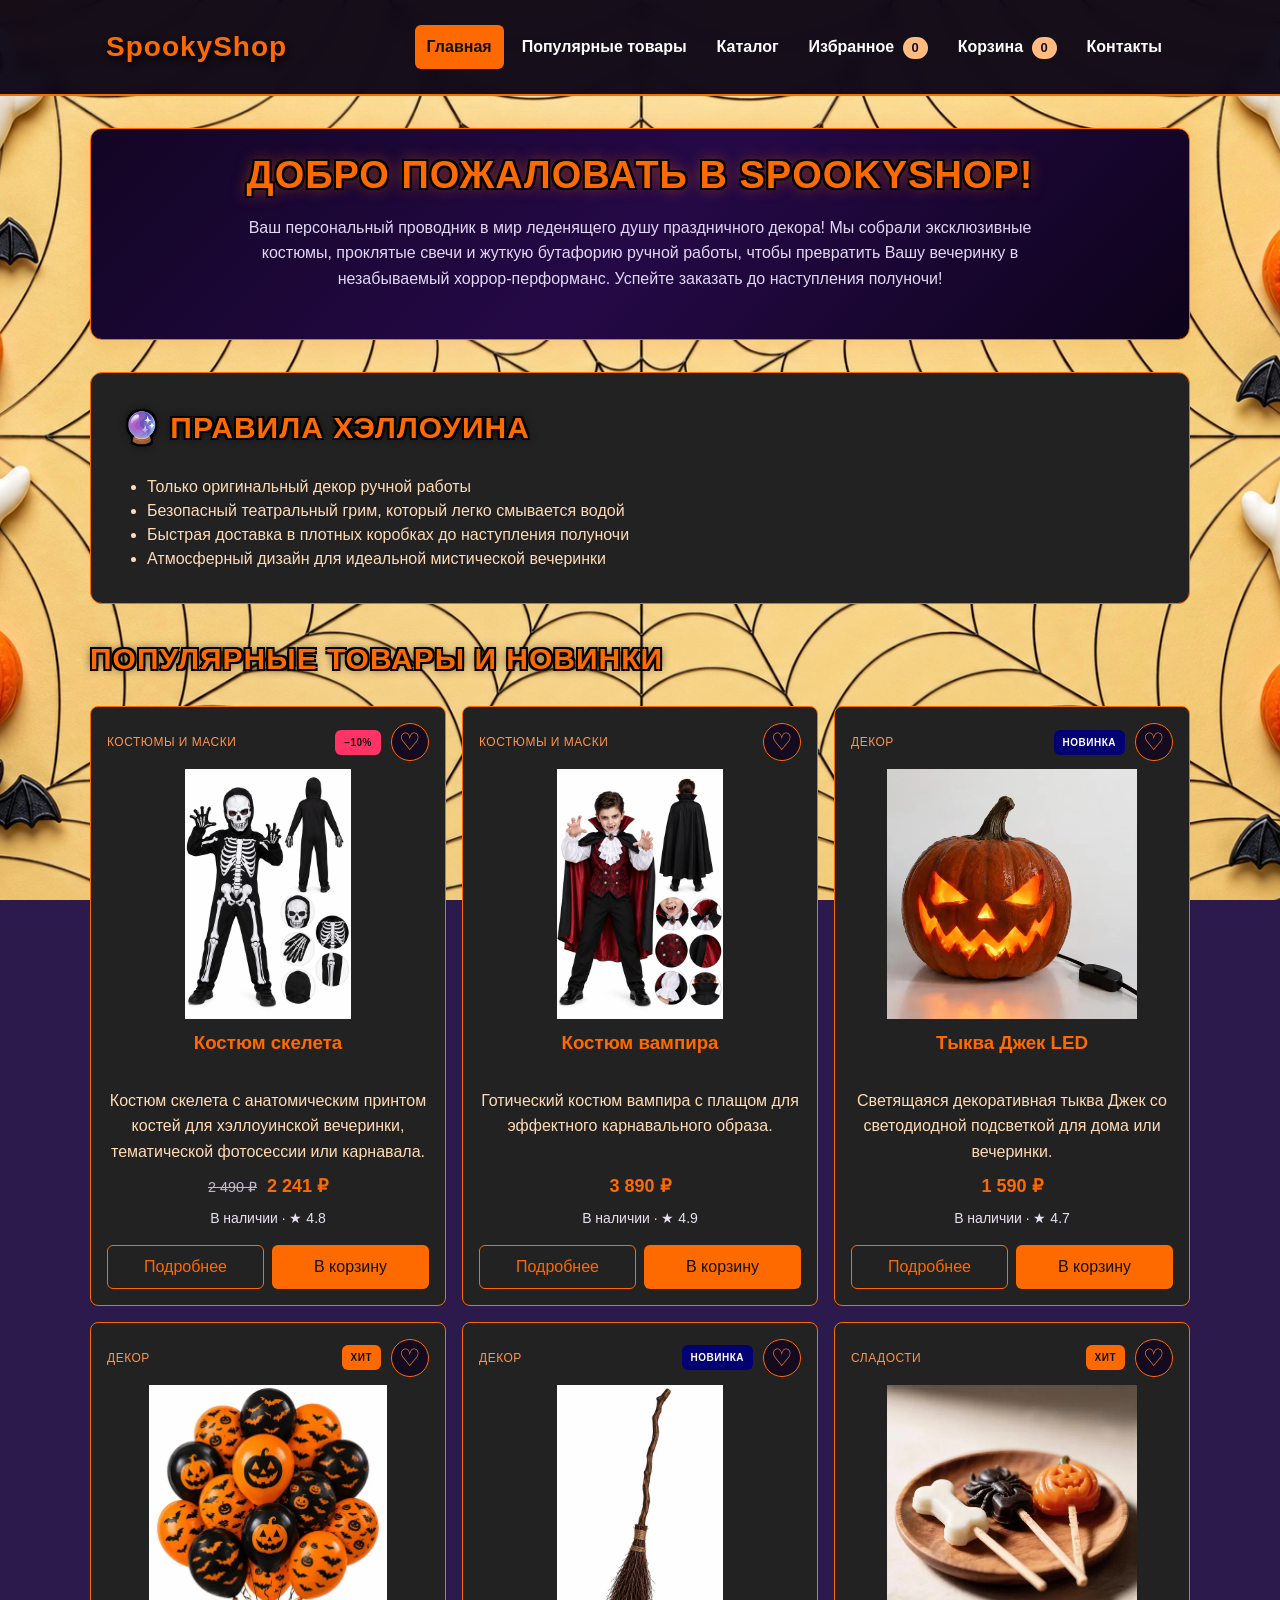
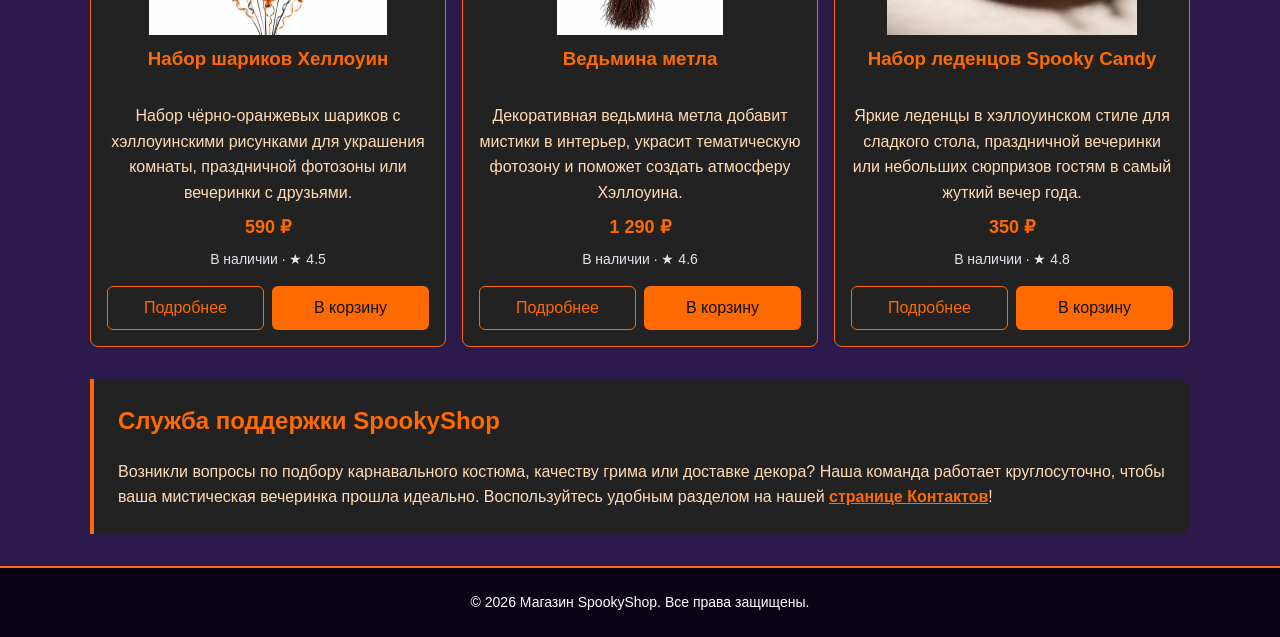
<file: index.html>
<!DOCTYPE html>

<html lang="ru">
<head>
<meta charset="utf-8"/>
<meta content="width=device-width, initial-scale=1.0" name="viewport"/>
<meta content="Магазин жуткого декора SpookyShop: эксклюзивные костюмы, проклятые свечи и бутафория ручной работы на Хэллоуин." name="description"/>
<meta content="website" property="og:type"/>
<meta content="SpookyShop — Магазин декора и костюмов на Хэллоуин" property="og:title"/>
<meta content="Закажите эксклюзивный хэллоуинский декор ручной работы и карнавальные костюмы с доставкой до полуночи!" property="og:description"/>
<meta content="https://natashaaannn.github.io/kr4-js-shop/images/skeleton.webp" property="og:image"/>
<title>SpookyShop</title>
<link href="css/style.css" rel="stylesheet"/>
<link href="css/responsive.css" rel="stylesheet"/>
<script defer="" src="js/data.js"></script><script defer="True" src="js/store.js"></script>
<script defer="" src="js/main.js"></script>
</head>
<body>
<a class="skip-link" href="#main">
    Перейти к основному содержимому
  </a>
<header class="site-header">
<div class="site-header__inner">
<a class="site-header__logo" href="index.html">SpookyShop</a>
<button aria-controls="site-navigation" aria-expanded="false" class="site-nav__toggle" type="button"><span aria-hidden="true">☰</span> <span>Меню</span></button>
<nav aria-label="Основная навигация" class="site-nav" id="site-navigation">
<ul class="site-nav__list">
<li class="site-nav__item"><a aria-current="page" class="site-nav__link site-nav__link--active" href="index.html">Главная</a></li>
<li class="site-nav__item"><a class="site-nav__link" href="index.html#popular">Популярные товары</a></li>
<li class="site-nav__item"><a class="site-nav__link" href="catalog.html">Каталог</a></li>
<li class="site-nav__item"><a class="site-nav__link" href="favorites.html">Избранное <span class="nav-counter" data-favorite-count="">0</span></a></li><li class="site-nav__item"><a class="site-nav__link" href="cart.html">Корзина <span class="nav-counter" data-cart-count="">0</span></a></li><li class="site-nav__item"><a class="site-nav__link" href="contacts.html">Контакты</a></li>
</ul>
</nav>
</div>
</header>
<main class="main-content" id="main" tabindex="-1">
<section class="hero">
<h1 class="hero__title">Добро пожаловать в SpookyShop!</h1>
<p class="hero__text">
        Ваш персональный проводник в мир леденящего душу праздничного декора!
        Мы собрали эксклюзивные костюмы, проклятые свечи и жуткую бутафорию ручной работы,
        чтобы превратить Вашу вечеринку в незабываемый хоррор-перформанс.
        Успейте заказать до наступления полуночи!
      </p>
</section>
<section class="section section--card" id="advantages">
<h2 class="section__title">🔮 ПРАВИЛА ХЭЛЛОУИНА</h2>
<ul class="section__list">
<li>Только оригинальный декор ручной работы</li>
<li>Безопасный театральный грим, который легко смывается водой</li>
<li>Быстрая доставка в плотных коробках до наступления полуночи</li>
<li>Атмосферный дизайн для идеальной мистической вечеринки</li>
</ul>
</section>
<section class="section" id="popular">
<h2 class="section__title">Популярные товары и новинки</h2>
<div class="products-grid" data-products-container=""><noscript>Для просмотра товаров включите JavaScript.</noscript></div>
<aside class="aside-info">
<h2 class="aside-info__title">Служба поддержки SpookyShop</h2>
<p class="aside-info__text">
          Возникли вопросы по подбору карнавального костюма, качеству грима или доставке декора? Наша команда работает круглосуточно, чтобы ваша мистическая вечеринка прошла идеально. Воспользуйтесь удобным разделом на нашей <a class="aside-info__link" href="contacts.html">странице Контактов</a>!
        </p>
</aside>
</section>
</main>
<div aria-live="polite" class="shop-notice" hidden="" id="shop-notice" role="status"></div><footer class="site-footer">
<div class="site-footer__inner">
<p class="site-footer__copy">© 2026 Магазин SpookyShop. Все права защищены.</p>
</div>
</footer>
</body>
</html>
</file>
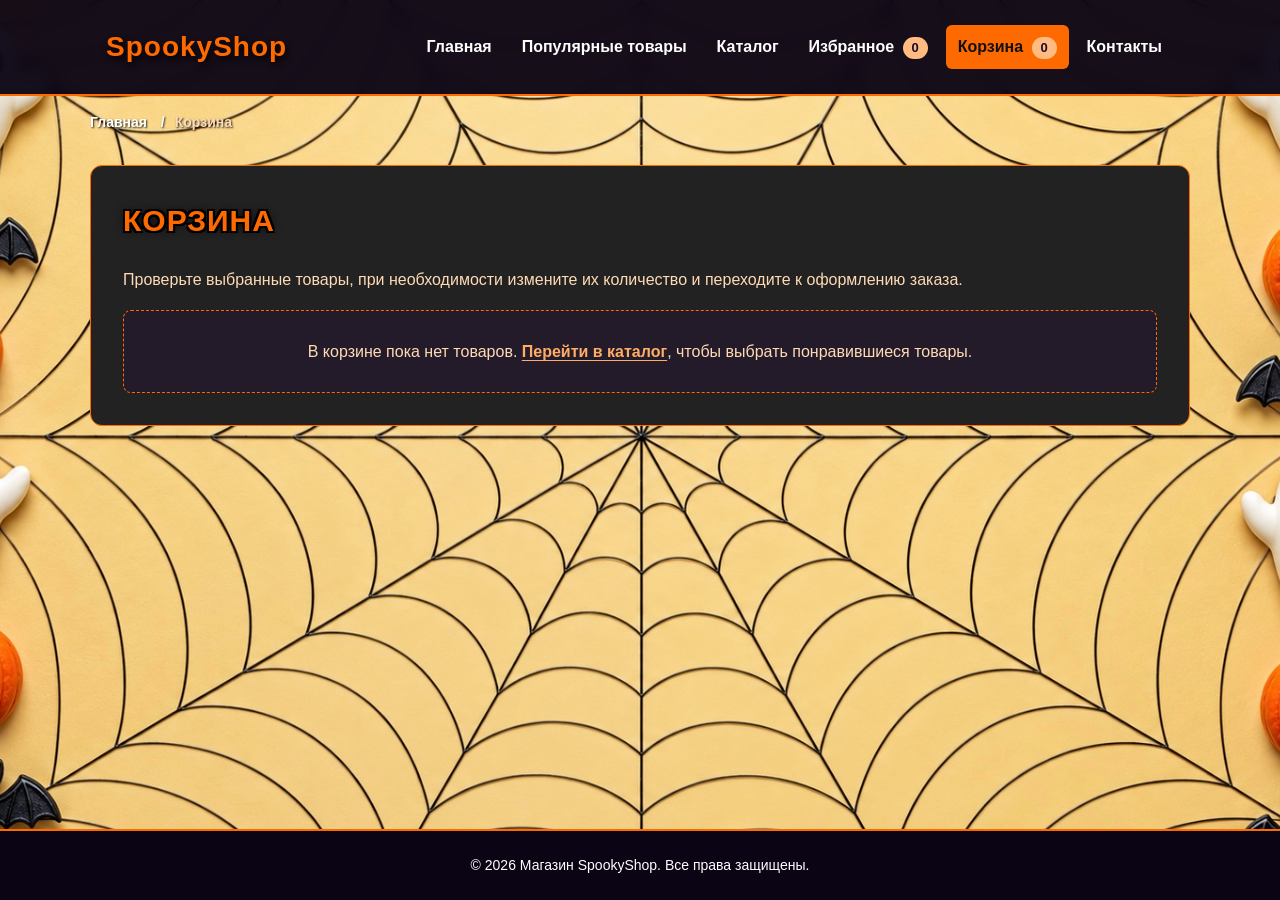
<file: cart.html>
<!DOCTYPE html>

<html lang="ru">
<head>
<meta charset="utf-8"/>
<meta content="width=device-width, initial-scale=1.0" name="viewport"/>
<meta content="Корзина SpookyShop: выбранные товары, промокод и итоговая стоимость." name="description"/>
<title>Корзина — SpookyShop</title>
<link href="css/style.css" rel="stylesheet"/>
<link href="css/responsive.css" rel="stylesheet"/>
<script defer="" src="js/data.js"></script><script defer="True" src="js/store.js"></script>
<script defer="" src="js/main.js"></script>
<script defer="" src="js/cart.js"></script>
</head>
<body>
<a class="skip-link" href="#main">Перейти к основному содержимому</a>
<header class="site-header">
<div class="site-header__inner">
<a class="site-header__logo" href="index.html">SpookyShop</a>
<button aria-controls="site-navigation" aria-expanded="false" class="site-nav__toggle" type="button"><span aria-hidden="true">☰</span> <span>Меню</span></button>
<nav aria-label="Основная навигация" class="site-nav" id="site-navigation">
<ul class="site-nav__list">
<li class="site-nav__item"><a class="site-nav__link" href="index.html">Главная</a></li>
<li class="site-nav__item"><a class="site-nav__link" href="index.html#popular">Популярные товары</a></li>
<li class="site-nav__item"><a class="site-nav__link" href="catalog.html">Каталог</a></li>
<li class="site-nav__item"><a class="site-nav__link" href="favorites.html">Избранное <span class="nav-counter" data-favorite-count="">0</span></a></li><li class="site-nav__item"><a aria-current="page" class="site-nav__link site-nav__link--active" href="cart.html">Корзина <span class="nav-counter" data-cart-count="">0</span></a></li><li class="site-nav__item"><a class="site-nav__link" href="contacts.html">Контакты</a></li>
</ul>
</nav>
</div>
</header>
<main class="main-content" id="main" tabindex="-1">
<nav aria-label="Хлебные крошки" class="breadcrumbs">
<a class="breadcrumbs__link" href="index.html">Главная</a>
<span aria-current="page" class="breadcrumbs__current">Корзина</span>
</nav>
<section class="section section--card">
<h1 class="section__title">Корзина</h1>
<p class="section__text">Проверьте выбранные товары, при необходимости измените их количество и переходите к оформлению заказа.</p>
<p class="shop-empty cart-empty" hidden="" id="cart-empty">В корзине пока нет товаров. <a href="catalog.html">Перейти в каталог</a>, чтобы выбрать понравившиеся товары.</p>
<section aria-labelledby="cart-items-heading" class="checkout-section checkout-section--cart-items" hidden="" id="cart-items-section"><h2 class="checkout-step__title" id="cart-items-heading">1. Ваши товары</h2><div aria-live="polite" class="cart-list" id="cart-list"></div></section>
<section aria-label="Стоимость заказа" class="cart-summary checkout-section" hidden="" id="cart-summary">
<h2 class="checkout-step__title">2. Итоговая стоимость</h2>
<p>Товаров: <strong id="cart-items-count">0</strong></p>
<p>Стоимость товаров: <strong id="cart-subtotal">0 ₽</strong></p>
<p>Скидка по промокоду: <strong id="cart-discount">−0 ₽</strong></p>
<p class="cart-summary__total">К оплате: <strong id="cart-total">0 ₽</strong></p>
<form action="#" class="promo-form" id="promo-form" novalidate="">
<label for="promo-code">Промокод</label>
<div class="promo-form__fields">
<input autocomplete="off" id="promo-code" name="promo" placeholder="Например, SPOOKY10" type="text"/>
<button class="button button--secondary" type="submit">Применить</button>
</div>
<p aria-live="polite" class="form-message-inline" id="promo-message" role="status"></p>
</form>
<div class="cart-summary__actions">

<button class="button button--secondary" id="cart-clear" type="button">Очистить корзину</button>
<a class="button button--primary" href="order.html">Перейти к оформлению</a>
</div>
</section>
</section>
</main>
<div aria-live="polite" class="shop-notice" hidden="" id="shop-notice" role="status"></div><footer class="site-footer">
<div class="site-footer__inner">
<p class="site-footer__copy">© 2026 Магазин SpookyShop. Все права защищены.</p>
</div>
</footer>
</body>
</html>
</file>
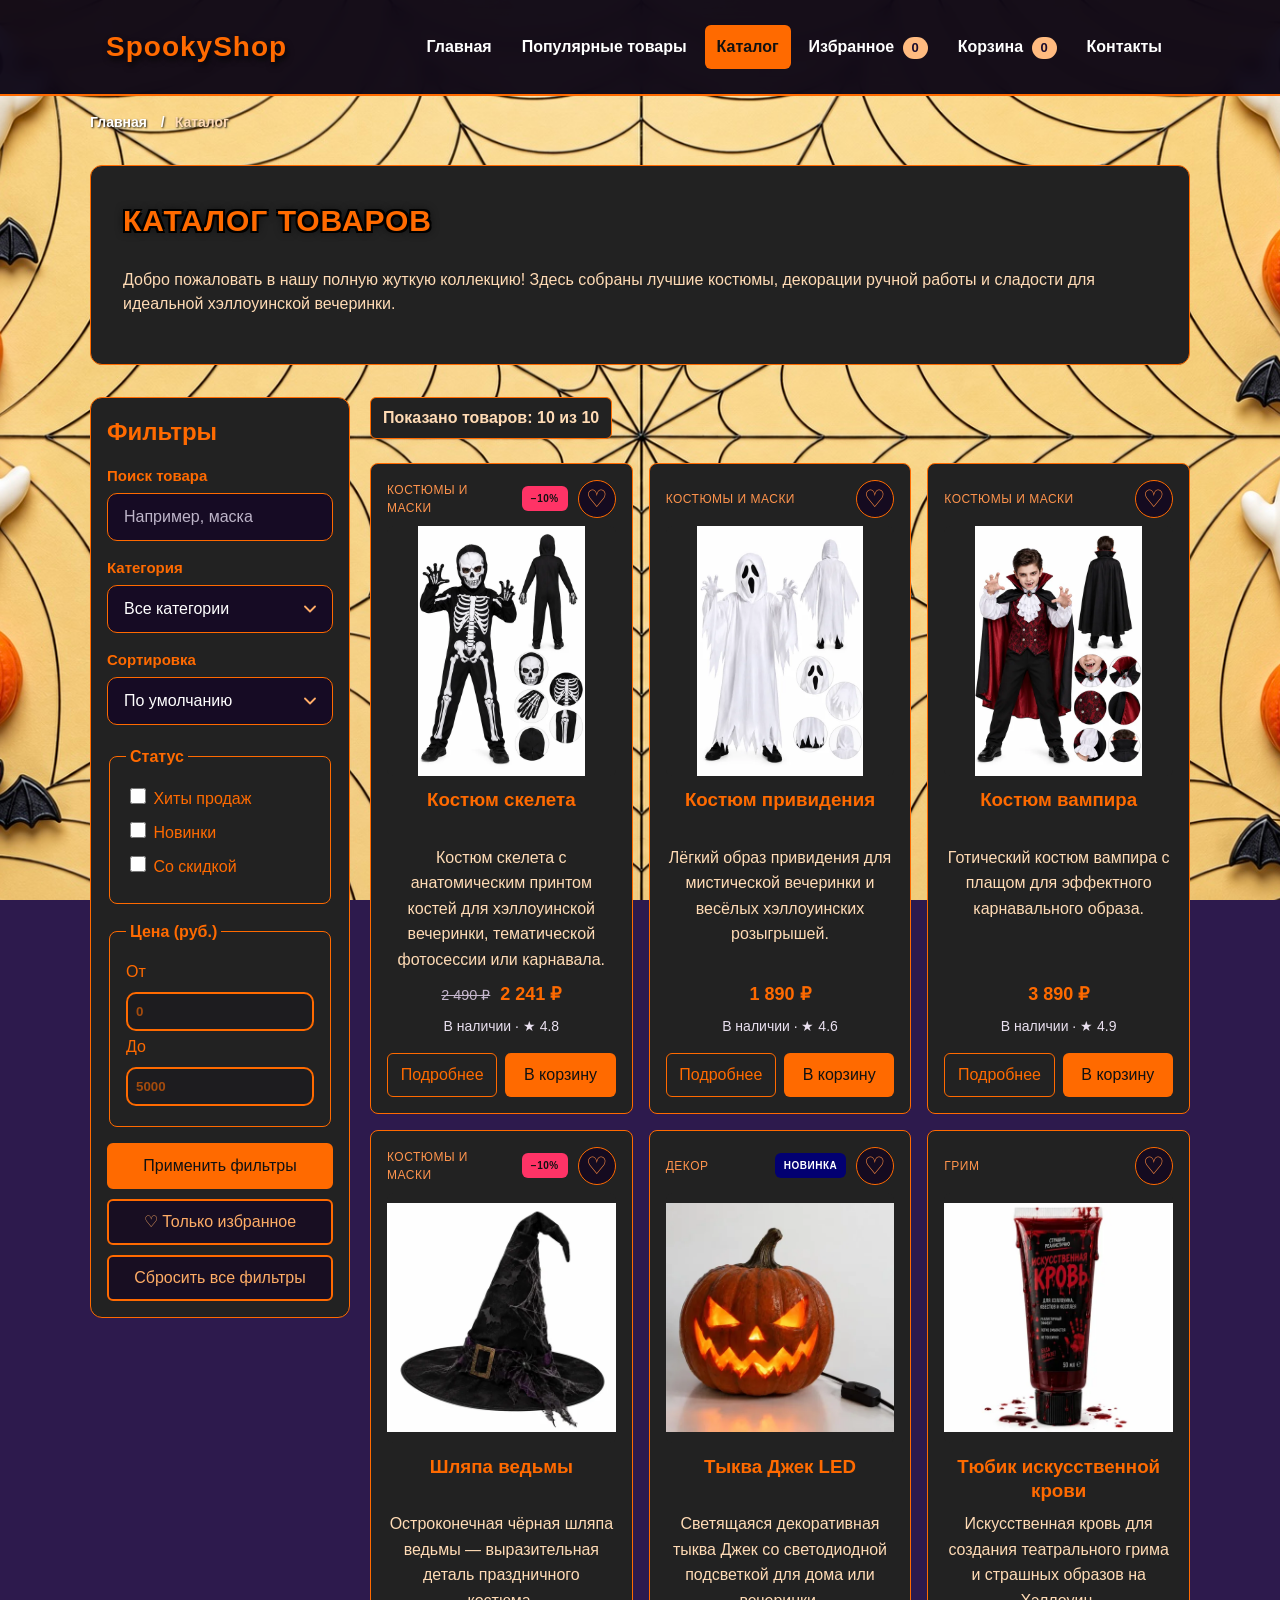
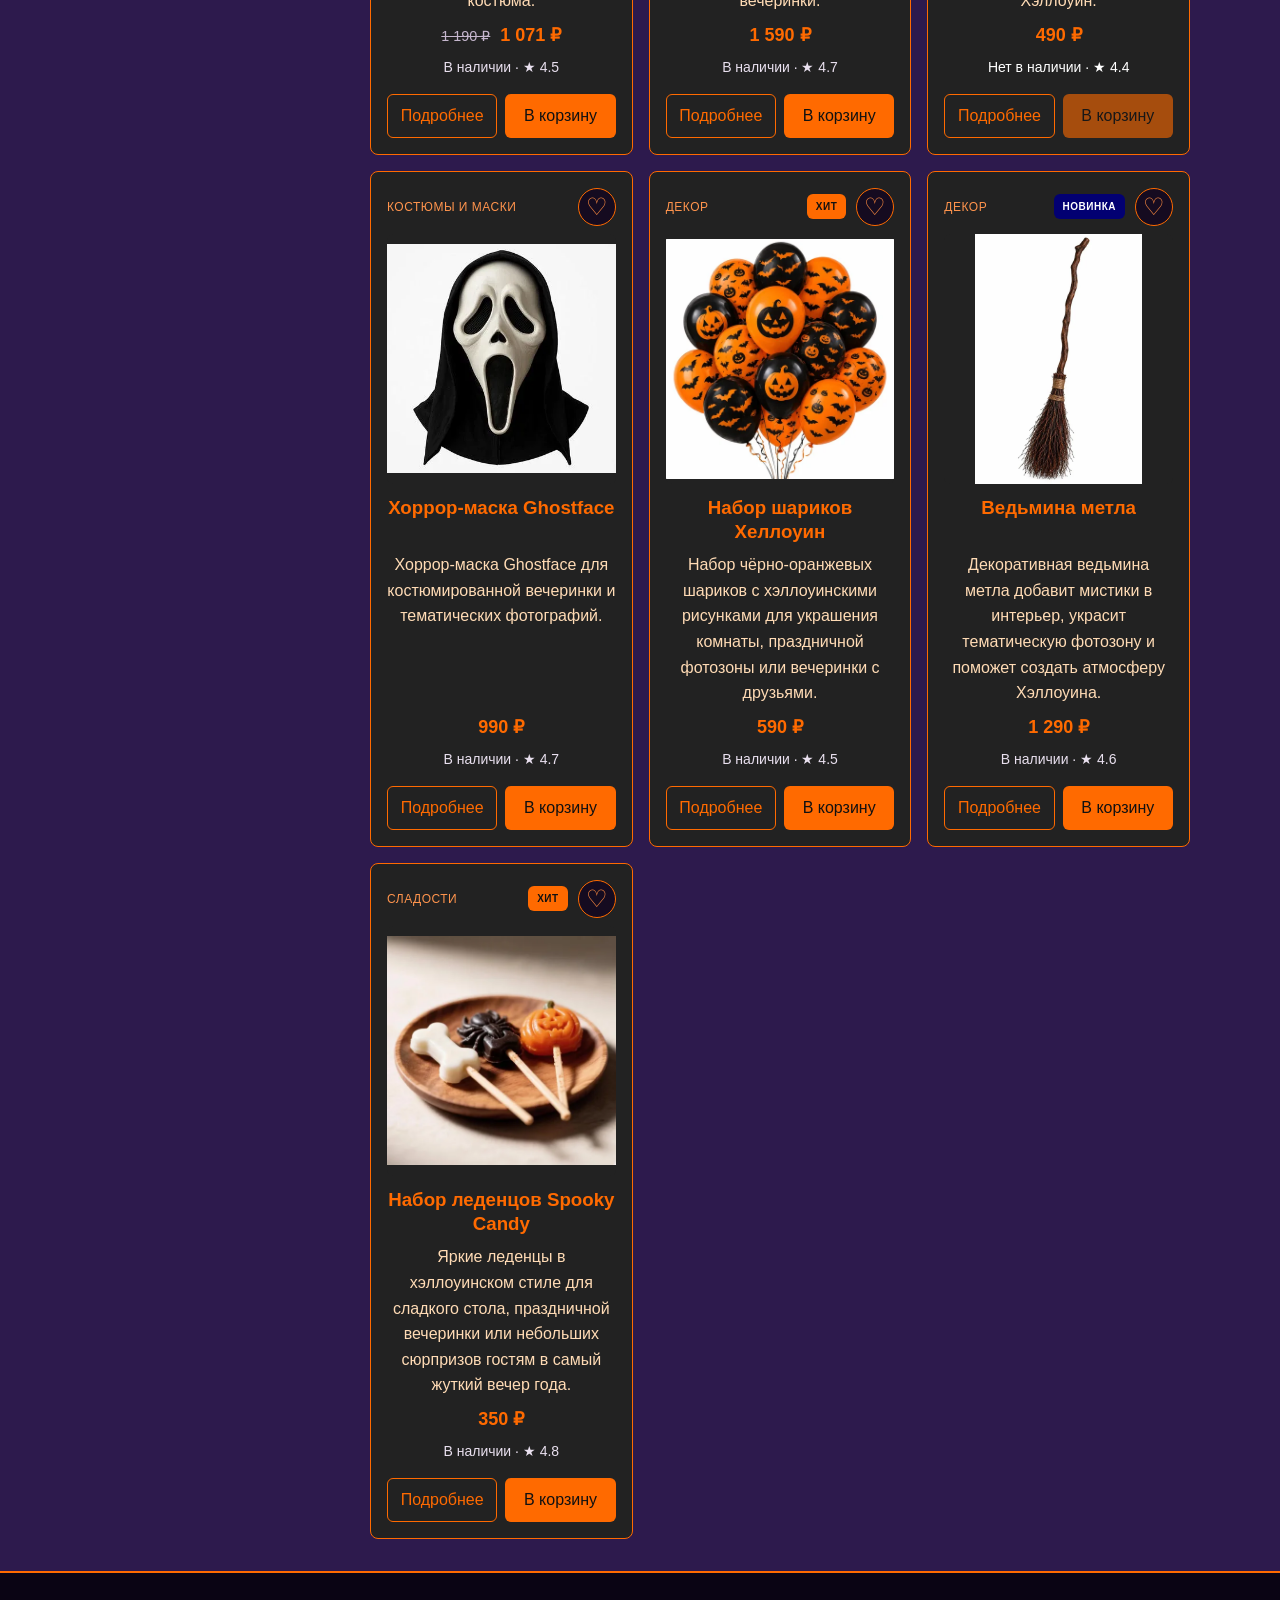
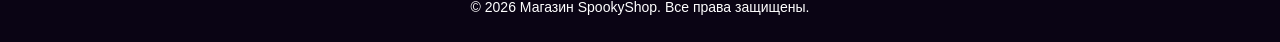
<file: catalog.html>
<!DOCTYPE html>

<html lang="ru">
<head>
<meta charset="utf-8"/>
<meta content="width=device-width, initial-scale=1.0" name="viewport"/>
<meta content="Каталог праздничного декора и костюмов на Хэллоуин в SpookyShop." name="description"/>
<meta content="website" property="og:type"/>
<meta content="Каталог — SpookyShop" property="og:title"/>
<meta content="Найдите идеальные товары для незабываемой мистической ночи." property="og:description"/>
<meta content="https://natashaaannn.github.io/kr4-js-shop/images/skeleton.webp" property="og:image"/>
<title>Каталог — SpookyShop</title>
<link href="css/style.css" rel="stylesheet"/>
<link href="css/responsive.css" rel="stylesheet"/>
<script defer="" src="js/data.js"></script><script defer="True" src="js/store.js"></script>
<script defer="" src="js/main.js"></script>
<script defer="" src="js/catalog.js"></script>
</head>
<body>
<a class="skip-link" href="#main">
    Перейти к основному содержимому
  </a>
<header class="site-header">
<div class="site-header__inner">
<a class="site-header__logo" href="index.html">SpookyShop</a>
<button aria-controls="site-navigation" aria-expanded="false" class="site-nav__toggle" type="button"><span aria-hidden="true">☰</span> <span>Меню</span></button>
<nav aria-label="Основная навигация" class="site-nav" id="site-navigation">
<ul class="site-nav__list">
<li class="site-nav__item"><a class="site-nav__link" href="index.html">Главная</a></li>
<li class="site-nav__item"><a class="site-nav__link" href="index.html#popular">Популярные товары</a></li>
<li class="site-nav__item"><a aria-current="page" class="site-nav__link site-nav__link--active" href="catalog.html">Каталог</a></li>
<li class="site-nav__item"><a class="site-nav__link" href="favorites.html">Избранное <span class="nav-counter" data-favorite-count="">0</span></a></li><li class="site-nav__item"><a class="site-nav__link" href="cart.html">Корзина <span class="nav-counter" data-cart-count="">0</span></a></li><li class="site-nav__item"><a class="site-nav__link" href="contacts.html">Контакты</a></li>
</ul>
</nav>
</div>
</header>
<main class="main-content" id="main" tabindex="-1">
<nav aria-label="Хлебные крошки" class="breadcrumbs">
<a class="breadcrumbs__link" href="index.html">Главная</a>
<span aria-current="page" class="breadcrumbs__current">Каталог</span>
</nav>
<section class="section section--card">
<h1 class="section__title">Каталог товаров</h1>
<p class="section__text section__text--inline">
        Добро пожаловать в нашу полную жуткую коллекцию! Здесь собраны лучшие костюмы, декорации ручной работы и сладости для идеальной хэллоуинской вечеринки.
      </p>
</section>
<div class="catalog-layout">
<details class="catalog-filter-disclosure" open="">
<summary class="catalog-filter-summary">Фильтры и сортировка</summary>
<aside class="catalog-filters">
<h2 class="catalog-filters__title">Фильтры</h2>
<form action="#" class="filters-form" id="catalog-filter-form" method="get"><div class="catalog-controls">
<div class="catalog-controls__group">
<label for="catalog-search">Поиск товара</label>
<input autocomplete="off" class="catalog-controls__input" id="catalog-search" placeholder="Например, маска" type="search"/>
</div>
<div class="catalog-controls__group">
<label for="category-filter">Категория</label>
<select class="catalog-controls__select" id="category-filter">
<option value="all">Все категории</option>
<option value="costumes">Костюмы и маски</option>
<option value="decor">Декор и освещение</option>
<option value="makeup">Грим и эффекты</option>
<option value="sweets">Игры и сладости</option>
</select>
</div>
<div class="catalog-controls__group">
<label for="sort-select">Сортировка</label>
<select class="catalog-controls__select" id="sort-select">
<option value="default">По умолчанию</option>
<option value="price-asc">Сначала дешевле</option>
<option value="price-desc">Сначала дороже</option>
<option value="title-asc">По названию А–Я</option>
</select>
</div>
</div>
<fieldset class="filters-form__fieldset">
<legend class="filters-form__legend">Статус</legend>
<label class="filters-form__label"><input name="status" type="checkbox" value="hit"/> Хиты продаж</label>
<label class="filters-form__label"><input name="status" type="checkbox" value="new"/> Новинки</label>
<label class="filters-form__label"><input name="status" type="checkbox" value="discount"/> Со скидкой</label>
</fieldset>
<fieldset class="filters-form__fieldset">
<legend class="filters-form__legend">Цена (руб.)</legend>
<label class="filters-form__label" for="price-from">От</label>
<input class="filters-form__input" id="price-from" min="0" name="price-from" placeholder="0" step="1" type="number"/>
<label class="filters-form__label filters-form__label--spaced" for="price-to">До</label>
<input class="filters-form__input" id="price-to" min="0" name="price-to" placeholder="5000" step="1" type="number"/>
</fieldset>
<div class="filters-form__actions">
<button class="button button--primary" type="submit">Применить фильтры</button>

<button aria-pressed="false" class="button button--secondary" id="favorites-filter" type="button">♡ Только избранное</button><button class="button button--secondary" id="reset-catalog" type="button">Сбросить все фильтры</button></div>
</form>
</aside>
</details>
<section aria-label="Список товаров" class="catalog-products">

<p aria-live="polite" class="catalog-products__count" id="catalog-results-count" role="status">Загружаем товары…</p>
<p class="catalog-products__empty" hidden="" id="catalog-empty">По выбранным параметрам товаров нет. Сбросьте фильтры или измените условия.</p>
<div class="products-grid" data-products-container=""><noscript>Для просмотра товаров включите JavaScript.</noscript></div>
</section>
</div>
</main>
<div aria-live="polite" class="shop-notice" hidden="" id="shop-notice" role="status"></div><footer class="site-footer">
<div class="site-footer__inner">
<p class="site-footer__copy">© 2026 Магазин SpookyShop. Все права защищены.</p>
</div>
</footer>
</body>
</html>
</file>
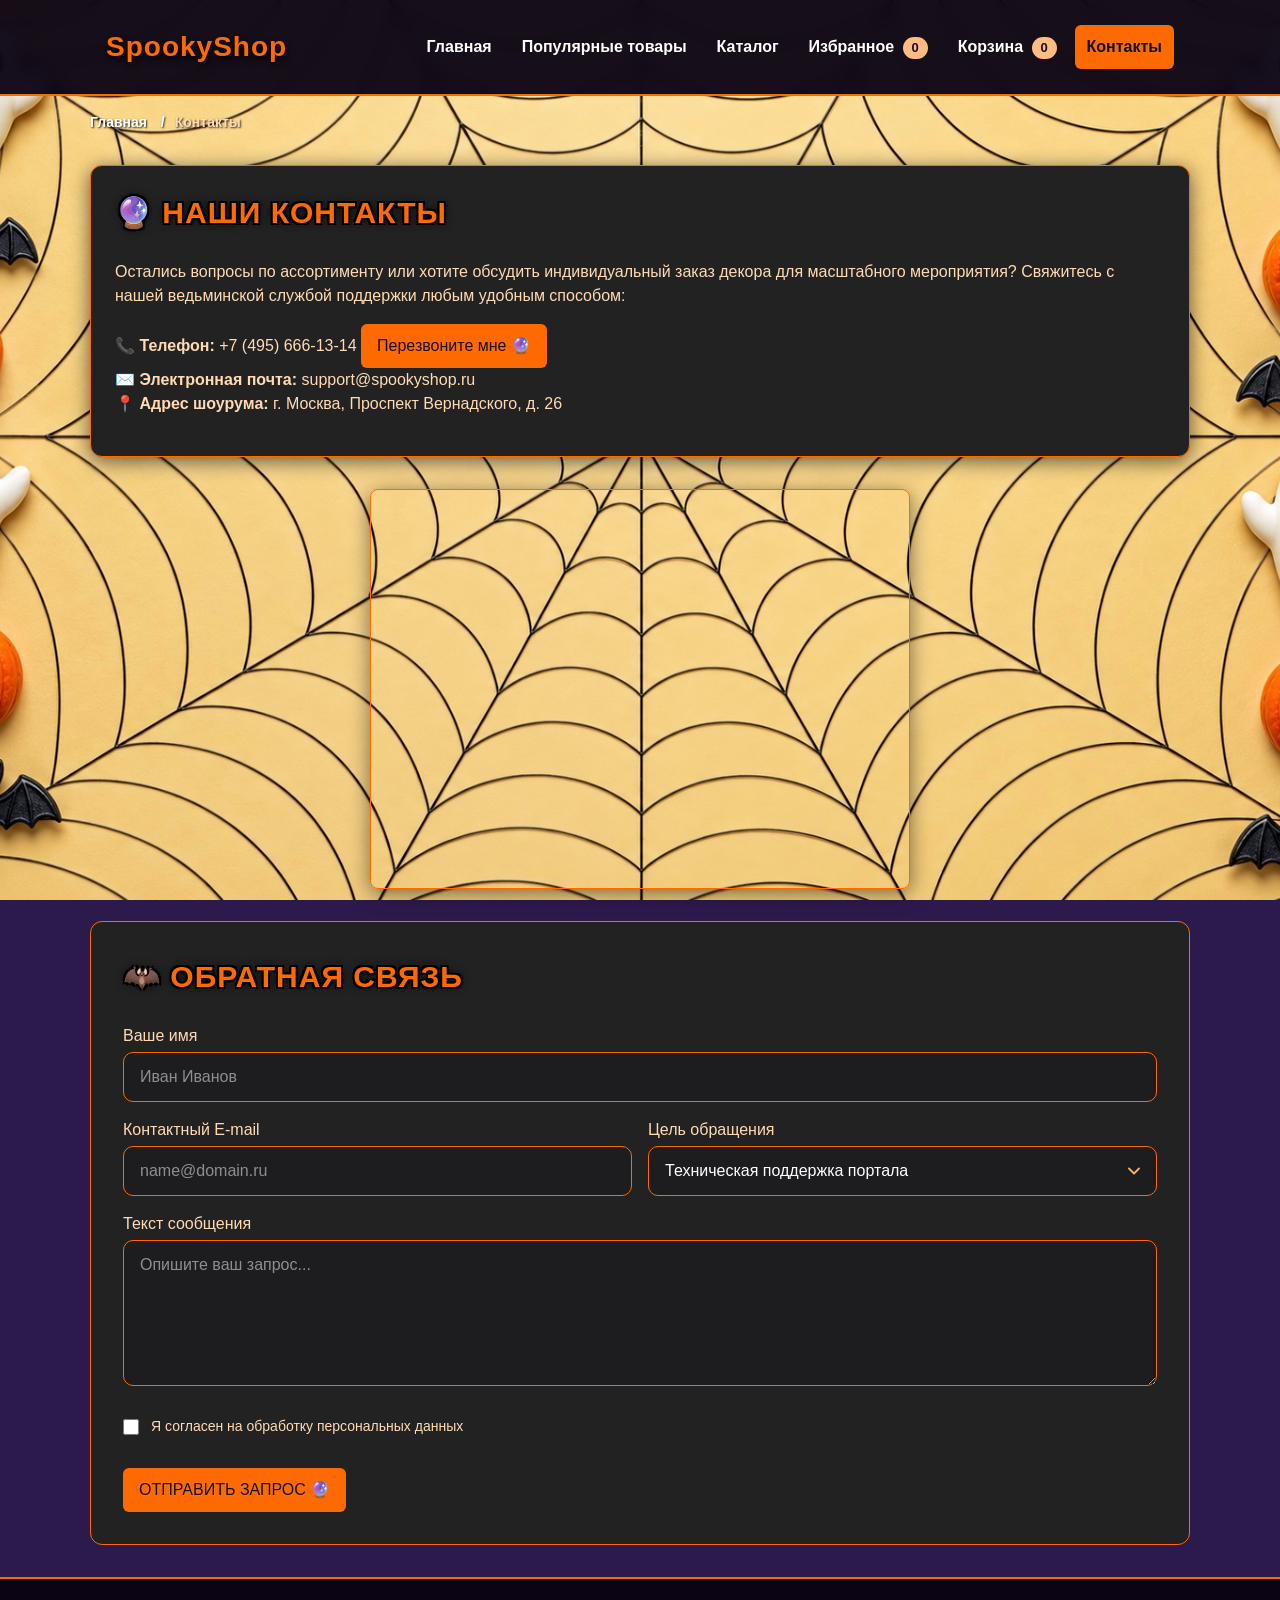
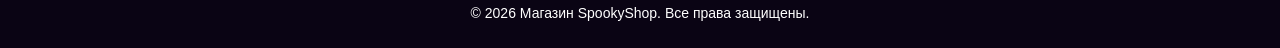
<file: contacts.html>
<!DOCTYPE html>

<html lang="ru">
<head>
<meta charset="utf-8"/>
<meta content="width=device-width, initial-scale=1.0" name="viewport"/>
<meta content="Связаться с магазином хэллоуинского декора SpookyShop." name="description"/>
<meta content="website" property="og:type"/>
<meta content="Контакты — SpookyShop" property="og:title"/>
<meta content="Свяжитесь с нами для заказа декора или костюмов." property="og:description"/>
<meta content="https://natashaaannn.github.io/kr4-js-shop/images/skeleton.webp" property="og:image"/>
<title>Контакты — SpookyShop</title>
<link href="css/style.css" rel="stylesheet"/>
<link href="css/responsive.css" rel="stylesheet"/>
<script defer="" src="js/data.js"></script><script defer="True" src="js/store.js"></script>
<script defer="" src="js/main.js"></script>
</head>
<body>
<a class="skip-link" href="#main">
    Перейти к основному содержимому
  </a>
<header class="site-header">
<div class="site-header__inner">
<a class="site-header__logo" href="index.html">SpookyShop</a>
<button aria-controls="site-navigation" aria-expanded="false" class="site-nav__toggle" type="button"><span aria-hidden="true">☰</span> <span>Меню</span></button>
<nav aria-label="Основная навигация" class="site-nav" id="site-navigation">
<ul class="site-nav__list">
<li class="site-nav__item"><a class="site-nav__link" href="index.html">Главная</a></li>
<li class="site-nav__item"><a class="site-nav__link" href="index.html#popular">Популярные товары</a></li>
<li class="site-nav__item"><a class="site-nav__link" href="catalog.html">Каталог</a></li>
<li class="site-nav__item"><a class="site-nav__link" href="favorites.html">Избранное <span class="nav-counter" data-favorite-count="">0</span></a></li><li class="site-nav__item"><a class="site-nav__link" href="cart.html">Корзина <span class="nav-counter" data-cart-count="">0</span></a></li><li class="site-nav__item"><a aria-current="page" class="site-nav__link site-nav__link--active" href="contacts.html">Контакты</a></li>
</ul>
</nav>
</div>
</header>
<main class="main-content" id="main" tabindex="-1">
<nav aria-label="Хлебные крошки" class="breadcrumbs">
<a class="breadcrumbs__link" href="index.html">Главная</a>
<span aria-current="page" class="breadcrumbs__current">Контакты</span>
</nav>
<section class="section section--card-compact section--centered-form">
<h1 class="section__title">🔮 НАШИ КОНТАКТЫ</h1>
<p class="section__text section__text--spaced">
        Остались вопросы по ассортименту или хотите обсудить индивидуальный заказ декора для масштабного мероприятия? Свяжитесь с нашей ведьминской службой поддержки любым удобным способом:
      </p>
<ul class="section__list--contacts">
<li class="section__list-item">
          📞 <strong>Телефон:</strong> +7 (495) 666-13-14
          <button class="button button--primary" id="open-callback-dialog" type="button">Перезвоните мне 🔮</button>
</li>
<li>✉️ <strong>Электронная почта:</strong> support@spookyshop.ru</li>
<li>📍 <strong>Адрес шоурума:</strong> г. Москва, Проспект Вернадского, д. 26</li>
</ul>
</section>
<div class="map-container">
<script async="" charset="utf-8" src="https://api-maps.yandex.ru/services/constructor/1.0/js/?um=constructor%3Ac8e906100c3353f13039d05bf25da62b9a03183c38d8693435bf102adff0a217&amp;width=540&amp;height=400&amp;lang=ru_RU&amp;scroll=true" type="text/javascript"></script>
</div>
<section class="section section--card section--centered-form" id="feedback-section">
<h2 class="section__title section__title--spaced">🦇 ОБРАТНАЯ СВЯЗЬ</h2>
<form action="#" class="order-form js-demo-form" method="get" novalidate="">
<div class="order-form__field">
<label class="order-form__label" for="feedback-name">Ваше имя</label>
<input class="order-form__input" id="feedback-name" name="name" placeholder="Иван Иванов" required="" type="text"/>
</div>
<div class="order-form__field">
<label class="order-form__label" for="feedback-email">Контактный E-mail</label>
<input autocomplete="email" class="order-form__input" id="feedback-email" name="email" placeholder="name@domain.ru" required="" type="email"/>
</div>
<div class="order-form__field">
<label class="order-form__label" for="feedback-subject">Цель обращения</label>
<select class="order-form__select" id="feedback-subject" name="subject">
<option value="support">Техническая поддержка портала</option>
<option value="order">Вопрос по заказу декора</option>
<option value="cooperation">Сотрудничество и реклама</option>
</select>
</div>
<div class="order-form__field">
<label class="order-form__label" for="feedback-message">Текст сообщения</label>
<textarea class="order-form__textarea" id="feedback-message" name="message" placeholder="Опишите ваш запрос..." required="" rows="5"></textarea>
</div>
<div class="order-form__field-checkbox">
<input class="order-form__checkbox" id="feedback-agreement" name="agreement" required="" type="checkbox"/>
<label class="order-form__label order-form__label--checkbox" for="feedback-agreement">Я согласен на обработку персональных данных</label>
</div>
<button class="button button--primary order-form__button--submit" type="submit">
          ОТПРАВИТЬ ЗАПРОС 🔮
        </button>
</form>
<p class="success-message" hidden="" role="status" tabindex="-1">
        Данные успешно проверены. Сообщение принято в демонстрационном режиме и не отправляется.
      </p>
</section>
</main>
<div aria-live="polite" class="shop-notice" hidden="" id="shop-notice" role="status"></div><footer class="site-footer">
<div class="site-footer__inner">
<p class="site-footer__copy">© 2026 Магазин SpookyShop. Все права защищены.</p>
</div>
</footer>
<dialog aria-labelledby="order-dialog-title" class="order-dialog order-dialog--white" id="order-dialog">
<h2 class="order-dialog__title order-dialog__title--black" id="order-dialog-title">Заказать обратный звонок</h2>
<form action="#" class="order-form order-form--modal-gap js-demo-form" id="callback-form" method="get" novalidate="">
<div class="order-form__field">
<label class="order-form__label order-form__label--black" for="order-name">Имя</label>
<input autocomplete="given-name" class="order-form__input order-form__input--modal-white" id="order-name" minlength="2" name="name" placeholder="Введите ваше имя" required="" type="text"/>
</div>
<div class="order-form__field">
<label class="order-form__label order-form__label--black" for="order-phone">Телефон</label>
<input class="order-form__input order-form__input--modal-white" id="order-phone" inputmode="tel" name="phone" pattern="^\+7 \(\d{3}\) \d{3}-\d{2}-\d{2}$" placeholder="+7 (900) 000-00-00" required="" type="tel"/>
</div>
<div class="order-form__field-checkbox order-form__field-checkbox--modal-layout">
<input class="order-form__checkbox" id="order-agreement" name="agreement" required="" type="checkbox"/>
<label class="order-form__label order-form__label--modal-checkbox-black" for="order-agreement">Я согласен на обработку персональных данных</label>
</div>
<div class="order-form__actions">
<button class="button button--secondary" id="close-order-dialog" type="button">Закрыть</button>
<button class="button button--primary" type="submit">Перезвоните мне 🔮</button>
</div>
</form>
<p class="success-message" hidden="" role="status" tabindex="-1">Данные успешно проверены. Сообщение принято в демонстрационном режиме и не отправляется.</p>
</dialog>
</body>
</html>
</file>
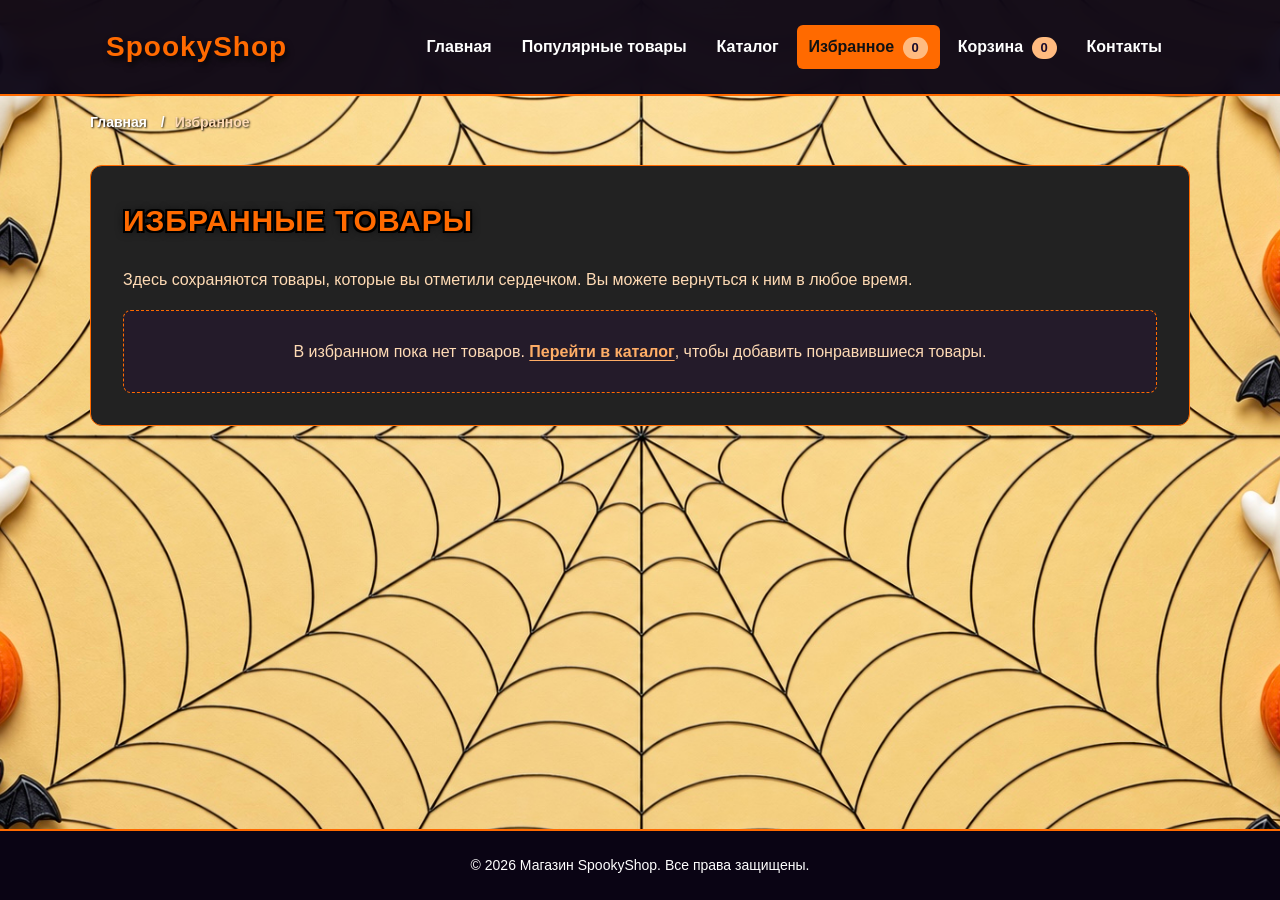
<file: favorites.html>
<!DOCTYPE html>

<html lang="ru">
<head>
<meta charset="utf-8"/>
<meta content="width=device-width, initial-scale=1.0" name="viewport"/>
<meta content="Избранные товары SpookyShop: сохраняйте понравившиеся костюмы и праздничный декор." name="description"/>
<meta content="website" property="og:type"/>
<meta content="Избранное — SpookyShop" property="og:title"/>
<meta content="Сохранённые костюмы и декор SpookyShop." property="og:description"/>
<meta content="https://natashaaannn.github.io/kr4-js-shop/images/skeleton.webp" property="og:image"/>
<title>Избранное — SpookyShop</title>
<link href="css/style.css" rel="stylesheet"/>
<link href="css/responsive.css" rel="stylesheet"/>
<script defer="" src="js/data.js"></script><script defer="True" src="js/store.js"></script>
<script defer="" src="js/main.js"></script>
<script defer="" src="js/favorites.js"></script>
</head>
<body>
<a class="skip-link" href="#main">
    Перейти к основному содержимому
  </a>
<header class="site-header">
<div class="site-header__inner">
<a class="site-header__logo" href="index.html">SpookyShop</a>
<button aria-controls="site-navigation" aria-expanded="false" class="site-nav__toggle" type="button"><span aria-hidden="true">☰</span> <span>Меню</span></button>
<nav aria-label="Основная навигация" class="site-nav" id="site-navigation">
<ul class="site-nav__list">
<li class="site-nav__item"><a class="site-nav__link" href="index.html">Главная</a></li>
<li class="site-nav__item"><a class="site-nav__link" href="index.html#popular">Популярные товары</a></li>
<li class="site-nav__item"><a class="site-nav__link" href="catalog.html">Каталог</a></li>
<li class="site-nav__item"><a aria-current="page" class="site-nav__link site-nav__link--active" href="favorites.html">Избранное <span class="nav-counter" data-favorite-count="">0</span></a></li><li class="site-nav__item"><a class="site-nav__link" href="cart.html">Корзина <span class="nav-counter" data-cart-count="">0</span></a></li><li class="site-nav__item"><a class="site-nav__link" href="contacts.html">Контакты</a></li>
</ul>
</nav>
</div>
</header>
<main class="main-content" id="main" tabindex="-1">
<nav aria-label="Хлебные крошки" class="breadcrumbs">
<a class="breadcrumbs__link" href="index.html">Главная</a>
<span aria-current="page" class="breadcrumbs__current">Избранное</span>
</nav>

<section class="section section--card favorites-section">
<h1 class="section__title">Избранные товары</h1>
<p class="section__text">Здесь сохраняются товары, которые вы отметили сердечком. Вы можете вернуться к ним в любое время.</p>
<p class="shop-empty favorites-empty" hidden="" id="favorites-empty">В избранном пока нет товаров. <a href="catalog.html">Перейти в каталог</a>, чтобы добавить понравившиеся товары.</p>
<div class="products-grid favorites-grid" data-products-container="" id="favorites-grid"><noscript>Для работы избранного необходим JavaScript.</noscript></div>
</section>
</main>
<div aria-live="polite" class="shop-notice" hidden="" id="shop-notice" role="status"></div><footer class="site-footer">
<div class="site-footer__inner">
<p class="site-footer__copy">© 2026 Магазин SpookyShop. Все права защищены.</p>
</div>
</footer>
</body>
</html>
</file>
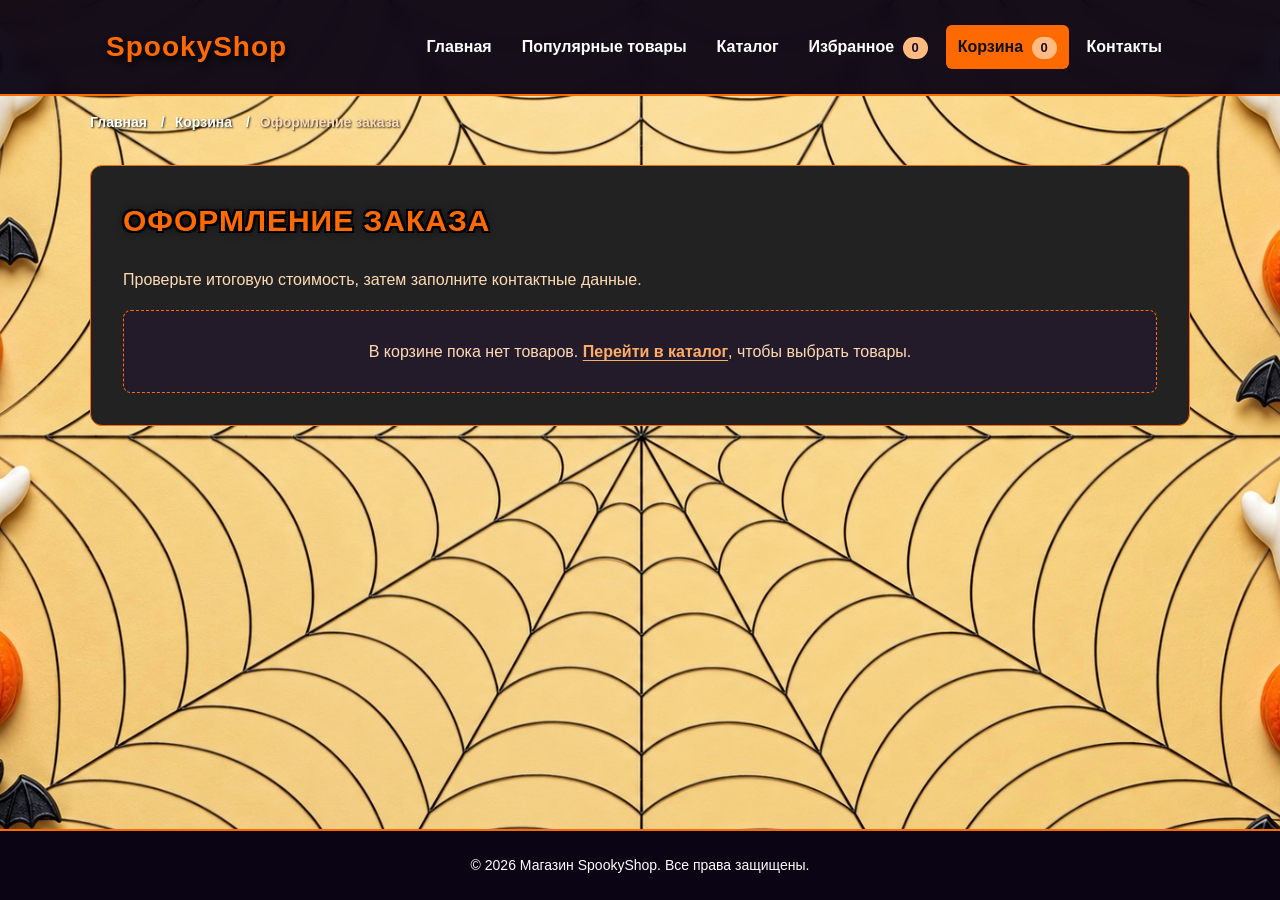
<file: order.html>
<!DOCTYPE html>

<html lang="ru">
<head>
<meta charset="utf-8"/>
<meta content="width=device-width, initial-scale=1.0" name="viewport"/>
<meta content="Оформление заказа SpookyShop: состав заказа, итоговая стоимость и контактные данные." name="description"/>
<title>Оформление заказа — SpookyShop</title>
<link href="css/style.css" rel="stylesheet"/>
<link href="css/responsive.css" rel="stylesheet"/>
<script defer="" src="js/data.js"></script><script defer="True" src="js/store.js"></script>
<script defer="" src="js/main.js"></script>
<script defer="" src="js/order.js"></script>
<script defer="" src="js/validation.js"></script>
</head>
<body>
<a class="skip-link" href="#main">Перейти к основному содержимому</a>
<header class="site-header">
<div class="site-header__inner">
<a class="site-header__logo" href="index.html">SpookyShop</a>
<button aria-controls="site-navigation" aria-expanded="false" class="site-nav__toggle" type="button"><span aria-hidden="true">☰</span> <span>Меню</span></button>
<nav aria-label="Основная навигация" class="site-nav" id="site-navigation">
<ul class="site-nav__list">
<li class="site-nav__item"><a class="site-nav__link" href="index.html">Главная</a></li>
<li class="site-nav__item"><a class="site-nav__link" href="index.html#popular">Популярные товары</a></li>
<li class="site-nav__item"><a class="site-nav__link" href="catalog.html">Каталог</a></li>
<li class="site-nav__item"><a class="site-nav__link" href="favorites.html">Избранное <span class="nav-counter" data-favorite-count="">0</span></a></li><li class="site-nav__item"><a aria-current="page" class="site-nav__link site-nav__link--active" href="cart.html">Корзина <span class="nav-counter" data-cart-count="">0</span></a></li><li class="site-nav__item"><a class="site-nav__link" href="contacts.html">Контакты</a></li>
</ul>
</nav>
</div>
</header>
<main class="main-content" id="main" tabindex="-1">
<nav aria-label="Хлебные крошки" class="breadcrumbs">
<a class="breadcrumbs__link" href="index.html">Главная</a>
<a class="breadcrumbs__link" href="cart.html">Корзина</a>
<span aria-current="page" class="breadcrumbs__current">Оформление заказа</span>
</nav>
<section class="section section--card">
<h1 class="section__title">Оформление заказа</h1>
<p class="section__text">Проверьте итоговую стоимость, затем заполните контактные данные.</p>
<p class="checkout-success" hidden id="checkout-success" role="status" tabindex="-1">Заказ оформлен в демонстрационном режиме. Реальная отправка и оплата не выполняются.</p>
<p class="shop-empty" hidden id="order-empty">В корзине пока нет товаров. <a href="catalog.html">Перейти в каталог</a>, чтобы выбрать товары.</p>
<section aria-labelledby="order-summary-heading" class="cart-summary checkout-section order-summary" hidden id="order-summary">
<h2 class="checkout-step__title" id="order-summary-heading">1. Итоговая стоимость</h2>
<div class="order-cost-breakdown">
<div class="order-cost-row">
<span>Стоимость товаров</span>
<strong id="order-subtotal">0 ₽</strong>
</div>
<div class="order-cost-row order-cost-row--discount" hidden id="order-discount-row">
<span>Скидка по промокоду</span>
<strong id="order-discount">0 ₽</strong>
</div>
<div class="order-cost-row order-cost-row--total">
<span>К оплате</span>
<strong id="order-total">0 ₽</strong>
</div>
</div>
<a class="button checkout-cart-back" href="cart.html"><span aria-hidden="true">←</span> Вернуться в корзину</a>
</section>
<section aria-labelledby="checkout-heading" class="checkout-section" hidden id="checkout-section">
<h2 class="checkout-step__title" id="checkout-heading">2. Контактные данные и подтверждение</h2>
<p class="checkout-section__intro">Укажите имя, e-mail, телефон и желаемую дату доставки.</p>
<form action="#" class="order-form checkout-form" id="order-form" method="post" novalidate="">

<div class="order-form__field">
<label class="order-form__label" for="full-order-name">Ваше имя</label>
<input class="order-form__input" id="full-order-name" name="name" placeholder="Введите имя и фамилию" required="" type="text"/>
<p class="form-error" id="order-name-error"></p>
</div>
<div class="order-form__field">
<label class="order-form__label" for="full-order-email">E-mail для связи</label>
<input autocomplete="email" class="order-form__input" id="full-order-email" name="email" placeholder="example@mail.ru" required="" type="email"/>
<p class="form-error" id="order-email-error"></p>
</div>
<div class="order-form__field">
<label class="order-form__label" for="full-order-phone">Контактный телефон</label>
<input class="order-form__input" id="full-order-phone" inputmode="tel" name="phone" placeholder="+7 (900) 000-00-00" required="" type="tel"/>
<p class="form-error" id="order-phone-error"></p>
<small class="order-form__help">Формат: +7 (900) 000-00-00 или 8 (900) 000-00-00</small>
</div>
<div class="order-form__field">
<label class="order-form__label" for="full-order-date">Желаемая дата доставки</label>
<input class="order-form__input" id="full-order-date" name="date" required="" type="date"/>
<p class="form-error" id="order-date-error"></p>
</div>
<div class="order-form__field">
<label class="order-form__label" for="full-order-comment">Комментарий к заказу</label>
<textarea class="order-form__textarea" id="full-order-comment" name="comment" placeholder="Укажите адрес доставки или примечания к заказу..." rows="4"></textarea>
</div>
<div class="order-form__field-checkbox">
<input class="order-form__checkbox" id="full-order-agreement" name="agreement" required="" type="checkbox"/>
<label class="order-form__label order-form__label--checkbox" for="full-order-agreement">Я согласен на обработку персональных данных</label>
<p class="form-error" id="order-agreement-error"></p>
</div>
<button class="button button--primary order-form__button--submit" type="submit">Подтвердить заказ</button>
<p aria-live="polite" class="form-message" role="status" tabindex="-1"></p>
</form>
</section>
</section>
</main>
<div aria-live="polite" class="shop-notice" hidden="" id="shop-notice" role="status"></div><footer class="site-footer">
<div class="site-footer__inner">
<p class="site-footer__copy">© 2026 Магазин SpookyShop. Все права защищены.</p>
</div>
</footer>
</body>
</html>
</file>
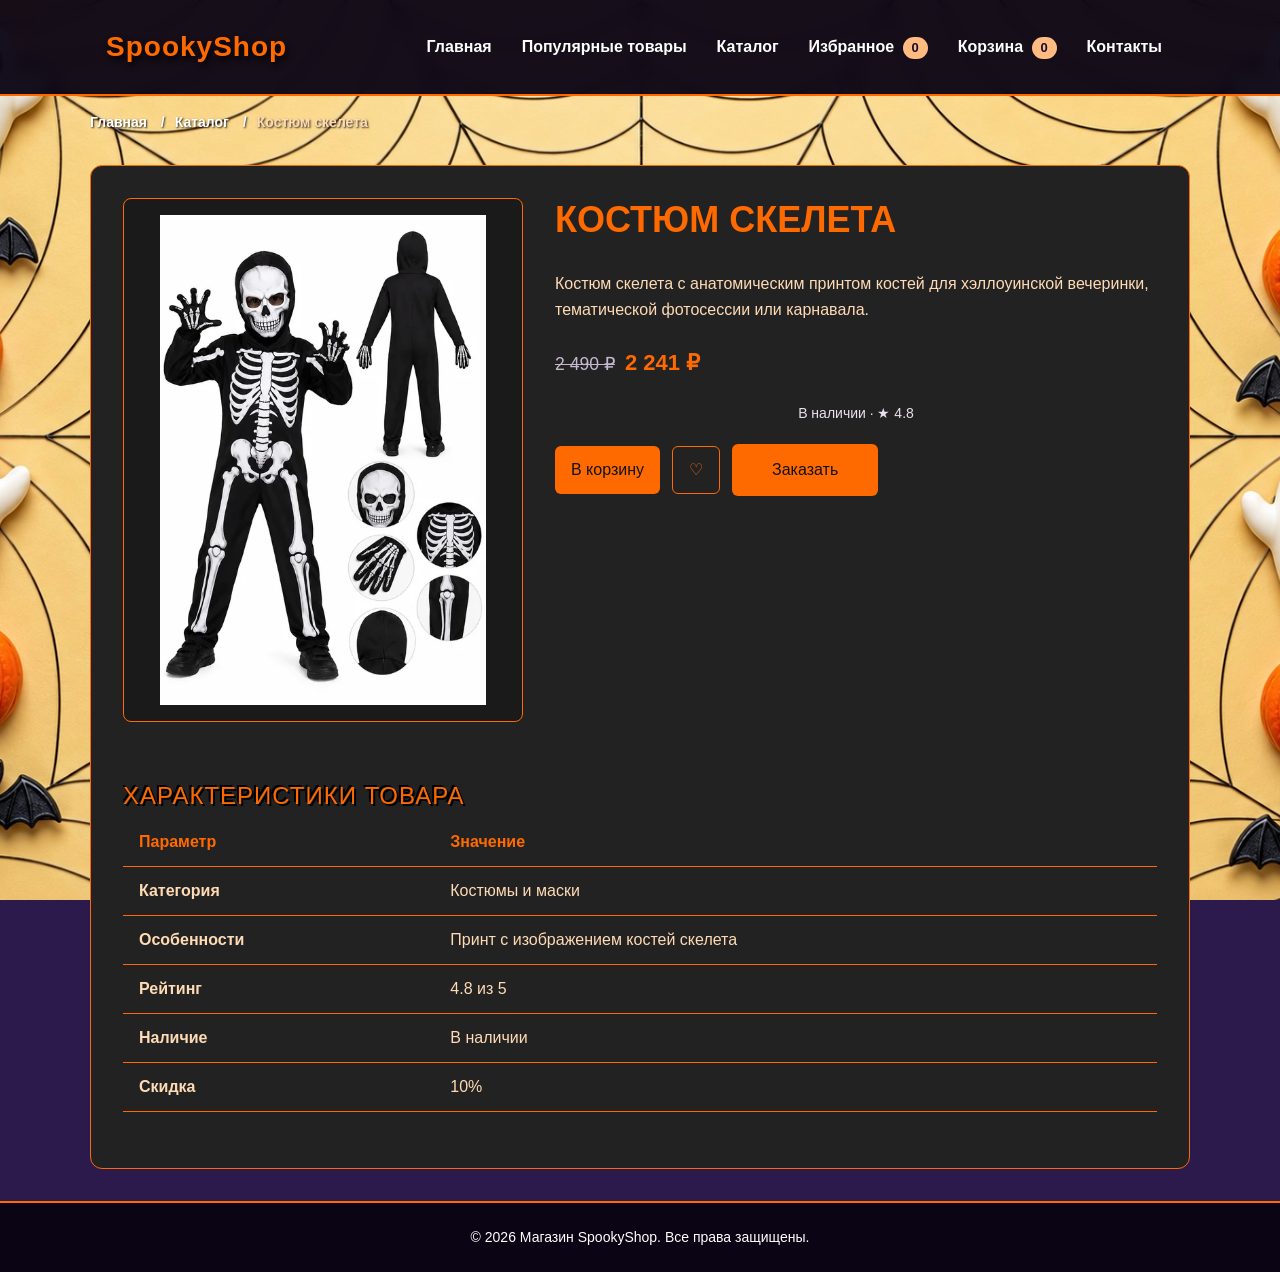
<file: product.html>
<!DOCTYPE html>

<html lang="ru">
<head>
<meta charset="utf-8"/>
<meta content="width=device-width, initial-scale=1.0" name="viewport"/>
<meta content="Подробная информация о костюме скелета в магазине SpookyShop." name="description"/>
<meta content="website" property="og:type"/>
<meta content="Товары SpookyShop" property="og:title"/>
<meta content="Подробная информация о товаре в магазине SpookyShop." property="og:description"/>
<meta content="https://natashaaannn.github.io/kr4-js-shop/images/skeleton.webp" property="og:image"/>
<title>Костюм скелета — SpookyShop</title>
<link href="css/style.css" rel="stylesheet"/>
<link href="css/responsive.css" rel="stylesheet"/>
<script defer="" src="js/data.js"></script><script defer="True" src="js/store.js"></script>
<script defer="" src="js/main.js"></script>
<script defer="" src="js/product.js"></script>
</head>
<body>
<a class="skip-link" href="#main">Перейти к основному содержимому</a>
<header class="site-header">
<div class="site-header__inner">
<a class="site-header__logo" href="index.html">SpookyShop</a>
<button aria-controls="site-navigation" aria-expanded="false" class="site-nav__toggle" type="button"><span aria-hidden="true">☰</span> <span>Меню</span></button>
<nav aria-label="Основная навигация" class="site-nav" id="site-navigation">
<ul class="site-nav__list">
<li class="site-nav__item"><a class="site-nav__link" href="index.html">Главная</a></li>
<li class="site-nav__item"><a class="site-nav__link" href="index.html#popular">Популярные товары</a></li>
<li class="site-nav__item"><a class="site-nav__link" href="catalog.html">Каталог</a></li>
<li class="site-nav__item"><a class="site-nav__link" href="favorites.html">Избранное <span class="nav-counter" data-favorite-count="">0</span></a></li><li class="site-nav__item"><a class="site-nav__link" href="cart.html">Корзина <span class="nav-counter" data-cart-count="">0</span></a></li><li class="site-nav__item"><a class="site-nav__link" href="contacts.html">Контакты</a></li>
</ul>
</nav>
</div>
</header>
<main class="main-content" id="main" tabindex="-1">
<nav aria-label="Хлебные крошки" class="breadcrumbs">
<a class="breadcrumbs__link" href="index.html">Главная</a>
<a class="breadcrumbs__link" href="catalog.html">Каталог</a>
<span aria-current="page" class="breadcrumbs__current">Костюм скелета</span>
</nav>
<section class="section section--card">
<div class="product-detail">
<div class="product-detail__image-wrapper">
<picture>
<source sizes="(max-width: 1023px) 100vw, 400px" srcset="images/skeleton-480.webp 480w, images/skeleton-960.webp 960w, images/skeleton.webp 1024w" type="image/webp"/>
<img alt="Костюм скелета" class="product-detail__image" height="1536" sizes="(max-width: 1023px) 100vw, 400px" src="images/skeleton.png" srcset="images/skeleton-480.png 480w, images/skeleton-960.png 960w, images/skeleton.png 1024w" width="1024"/>
</picture>
</div>
<div class="product-detail__info">
<h1 class="product-detail__title">Костюм скелета</h1>
<p class="product-detail__description">
            Премиальный облегающий комбинезон со зловещим анатомическим принтом костей, который ярко фосфоресцирует в полной темноте. Изготовлен из качественного дышащего эластичного материала, идеально садится по фигуре и не сковывает движения на карнавальной вечеринке. В комплекте идут удобная маска-балаклава и плотные перчатки.
          </p>
<p class="product-detail__price">
            Цена: 2 990 руб.
          </p>
<a class="button button--primary product-detail__button" href="order.html">Заказать</a>
</div>
</div>
<dl aria-label="Характеристики товара" class="product-specs-mobile"></dl>
<div class="table-wrapper">
<table class="product-table">
<caption class="catalog-products__title catalog-products__title--hidden">Характеристики товара</caption>
<thead>
<tr class="product-table__row">
<th class="product-table__th" scope="col">Параметр</th>
<th class="product-table__th" scope="col">Значение</th>
</tr>
</thead>
<tbody></tbody>
</table>
</div>
</section>
</main>
<div aria-live="polite" class="shop-notice" hidden="" id="shop-notice" role="status"></div><footer class="site-footer">
<div class="site-footer__inner">
<p class="site-footer__copy">© 2026 Магазин SpookyShop. Все права защищены.</p>
</div>
</footer>
</body>
</html>
</file>
<file: css/style.css>
:root {
  --color-bg: #2d1a4d;
  --color-text: #ff6a00;
  --color-muted: #ff944d;
  --color-primary: #ff6a00;
  --color-primary-dark: #cc5200;
  --color-border: #ff6a00;
  --color-surface: #0a0414;
  --color-surface-card: #222222;
  --color-surface-accent: #6f666a;
  --color-surface-aside: #222222;
  --color-danger: #ff3366;
  --color-success: #00ff66;
  --color-success-bg: rgba(0, 255, 102, 0.1);
  --color-white: #ffffff;
  --space-xs: 4px;
  --space-sm: 8px;
  --space-md: 16px;
  --space-lg: 24px;
  --space-xl: 32px;
  --radius-sm: 6px;
  --radius-md: 8px;
  --radius-lg: 12px;
  --container-width: 1100px;
}
* {
  box-sizing: border-box;
}
body {
  margin: 0;
  font-family: Arial, sans-serif;
  line-height: 1.5;
  color: var(--color-text);
  background-color: var(--color-bg);
  background-image: url('../images/fon.png');
  background-size: cover;
  background-repeat: no-repeat;
  background-attachment: fixed;
  background-position: center;
  display: flex;
  flex-direction: column;
  min-height: 100vh;
}
.main-content {
  flex: 1 0 auto;
}
html {
  scroll-behavior: smooth;
}
.button {
  display: inline-block;
  padding: 10px var(--space-md);
  font: inherit;
  text-decoration: none;
  border-radius: var(--radius-sm);
  border: none;
  cursor: pointer;
  transition: background-color 0.2s ease, color 0.2s ease;
}
.button--primary {
  color: var(--color-white);
  background-color: var(--color-primary);
}
.button--primary:hover {
  background-color: var(--color-primary-dark);
  color: var(--color-white);
}
.button--secondary {
  color: var(--color-primary);
  background-color: transparent;
  border: 1px solid var(--color-primary);
}
.button--secondary:hover {
  color: var(--color-white);
  background-color: var(--color-primary);
}
.button:disabled {
  opacity: 0.6;
  cursor: not-allowed;
}
.site-header {
  background-color: rgba(10, 4, 20, 0.95);
  backdrop-filter: blur(8px);
  border-bottom: 2px solid var(--color-primary);
  position: sticky;
  top: 0;
  z-index: 100;
  padding: 10px 0;
}
.site-header__inner {
  max-width: var(--container-width);
  margin: 0 auto;
  padding: 0 var(--space-lg);
  display: flex;
  justify-content: space-between;
  align-items: center;
}
.site-header__logo {
  font-weight: 700;
  color: var(--color-primary);
  text-decoration: none;
  font-size: 32px;
  letter-spacing: 1px;
  padding: var(--space-xs) 0;
  text-shadow: 2px 4px 6px rgba(0, 0, 0, 0.9);
}
.site-nav__list {
  display: flex;
  flex-wrap: wrap;
  align-items: center;
  gap: var(--space-sm);
  padding: 0;
  margin: 0;
  list-style: none;
}
.site-nav__link {
  display: inline-block;
  padding: var(--space-sm) var(--space-md);
  color: #ffffff;
  text-decoration: none;
  border-radius: var(--radius-sm);
  font-weight: 700;
  font-size: 16px;
  transition: background-color 0.2s ease, color 0.2s ease;
}
.site-nav__link:hover,
.site-nav__link--active {
  color: var(--color-white);
  background-color: var(--color-primary);
}
.hero {
  max-width: var(--container-width);
  margin: var(--space-xl) auto;
  padding: var(--space-xl) var(--space-lg);
  background: linear-gradient(135deg, #120524 0%, #250947 50%, #0d031a 100%);
  border: 1px solid var(--color-border);
  border-radius: var(--radius-lg);
  color: var(--color-white);
  box-shadow: 0 0 25px rgba(255, 106, 0, 0.2);
  text-align: center;
}
.hero__title {
  margin-top: 0;
  font-size: 38px;
  color: #ff6a00;
  text-transform: uppercase;
  letter-spacing: 1px;
  text-shadow:
    2px 2px 0px #000000,
    -2px -2px 0px #000000,
    2px -2px 0px #000000,
    -2px 2px 0px #000000,
    0 0 15px rgba(255, 106, 0, 0.6);
  margin-bottom: var(--space-md);
}
.hero__text {
  max-width: 820px;
  margin: 0 auto var(--space-lg);
  font-size: 18px;
  line-height: 1.6;
  color: #e2d7f5;
}
.section {
  max-width: var(--container-width);
  margin: 0 auto var(--space-xl);
  scroll-margin-top: 100px;
}
.section--card {
  background-color: var(--color-surface-card);
  padding: var(--space-xl);
  border-radius: var(--radius-lg);
  border: 1px solid var(--color-border);
  margin: var(--space-xl) auto;
  box-sizing: border-box;
  color: #ffdbb5;
}
.section__title {
  margin-top: 0;
  color: var(--color-primary);
  text-shadow:
    2px 2px 0px #000000,
    -2px -2px 0px #000000,
    2px -2px 0px #000000,
    -2px 2px 0px #000000,
    0 0 10px rgba(0, 0, 0, 0.9);
  font-size: 32px;
  text-transform: uppercase;
  letter-spacing: 1px;
}
.section__list {
  margin-bottom: 0;
  padding-left: var(--space-lg);
  margin-top: var(--space-sm);
}
.products-grid {
  display: grid;
  grid-template-columns: repeat(3, 1fr);
  gap: var(--space-lg);
}
.product-card {
  position: relative;
  display: flex;
  flex-direction: column;
  gap: var(--space-sm);
  height: 100%;
  padding: var(--space-md);
  border: 1px solid var(--color-border);
  border-radius: var(--radius-md);
  background-color: var(--color-surface-card);
  transition: border-color 0.2s ease, box-shadow 0.2s ease;
}
.product-card:hover {
  border-color: var(--color-white);
  box-shadow: 0 0 15px rgba(255, 106, 0, 0.4);
}
.product-card__image {
  width: 100%;
  height: 250px;
  object-fit: contain;
  border-radius: var(--radius-sm);
  margin-bottom: var(--space-xs);
  background-color: var(--color-surface-card);
}
.product-card__badge {
  position: absolute;
  top: var(--space-sm);
  right: var(--space-sm);
  padding: 6px 12px;
  font-size: 11px;
  font-weight: 700;
  color: var(--color-white);
  border-radius: var(--radius-sm);
  z-index: 1;
  text-transform: uppercase;
  letter-spacing: 0.5px;
  border: none;
  box-shadow: 0 2px 4px rgba(0, 0, 0, 0.4);
}
.product-card__badge--hit {
  background-color: var(--color-primary);
}
.product-card__badge--top {
  background-color: #4a248f;
}
.product-card__badge--new {
  background-color: #020072;
}
.product-card__badge--discount {
  background-color: var(--color-danger);
}
.product-card__category {
  font-size: 12px;
  color: var(--color-muted);
  text-transform: uppercase;
  letter-spacing: 0.5px;
}
.product-card__title {
  margin: 0;
  width: 100%;
  min-height: calc(1.3em * 2);
  line-height: 1.3;
  text-align: center;
  color: var(--color-primary);
  display: -webkit-box;
  -webkit-box-orient: vertical;
  -webkit-line-clamp: 2;
  overflow: hidden;
}
.product-card__description {
  flex: 1 1 auto;
  width: 100%;
  margin: 0;
  min-height: calc(1.6em * 3);
  color: #ffdbb5;
  text-align: center;
  line-height: 1.6;
}

.product-card__button {
  margin-top: auto;
  align-self: flex-start;
}
.breadcrumbs {
  max-width: var(--container-width);
  margin: var(--space-md) auto;
  font-size: 14px;
  font-weight: 700;
  color: #ffffff;
  text-shadow: 1px 1px 2px rgba(0, 0, 0, 0.8);
}
.breadcrumbs__link {
  color: #ffffff;
  text-decoration: none;
  transition: color 0.2s ease;
}
.breadcrumbs__link:hover {
  color: var(--color-primary);
  text-decoration: underline;
}
.aside-info {
  max-width: var(--container-width);
  margin: var(--space-xl) auto;
  padding: var(--space-lg);
  border-left: 4px solid var(--color-primary);
  background-color: var(--color-surface-card);
  border-radius: 0 var(--radius-lg) var(--radius-lg) 0;
}
.aside-info__link {
  color: var(--color-primary);
  text-decoration: underline;
  font-weight: 700;
  transition: color 0.2s ease;
}
.aside-info__link:hover {
  color: var(--color-white);
}
.aside-info__title {
  margin-top: 0;
  color: var(--color-primary);
}
.aside-info__text {
  margin: 0;
  color: #ffdbb5;
  line-height: 1.6;
}
.site-footer {
  background-color: var(--color-surface);
  border-top: 2px solid var(--color-primary);
  color: var(--color-white);
  text-align: center;
  padding: var(--space-lg) 0;
  font-size: 14px;
}
.site-footer__copy {
  color: var(--color-white);
  margin: 0;
}
.product-detail {
  display: grid;
  grid-template-columns: 400px 1fr;
  gap: var(--space-xl);
  align-items: start;
  margin-bottom: var(--space-xl);
}
.product-detail__image-wrapper {
  background-color: #1a1a1a;
  padding: var(--space-md);
  border-radius: var(--radius-md);
  border: 1px solid var(--color-border);
  box-sizing: border-box;
  width: 100%;
}

.product-detail__info {
  color: #ffdbb5;
  text-align: left;
}
.product-detail__title {
  color: var(--color-primary);
  margin-top: 0;
  font-size: 36px;
  text-transform: uppercase;
}
.product-detail__description {
  line-height: 1.6;
  font-size: 16px;
  margin-bottom: var(--space-lg);
}
.product-detail__price {
  font-size: 24px;
  font-weight: 700;
  color: var(--color-primary);
  margin-bottom: var(--space-lg);
}
.product-detail__button {
  padding: 14px 40px;
}
.product-table {
  width: 100%;
  margin: var(--space-lg) auto;
  border-collapse: collapse;
  font-size: 16px;
}
.product-table__th,
.product-table__td {
  padding: 12px var(--space-md);
  text-align: left;
  border-bottom: 1px solid var(--color-border);
}
.product-table__th {
  background-color: var(--color-surface-aside);
  font-weight: 700;
  color: var(--color-text);
}
.product-table tbody tr:hover {
  background-color: var(--color-surface-accent);
}
.catalog-layout {
  max-width: var(--container-width);
  margin: 0 auto var(--space-xl);
  display: grid;
  grid-template-columns: 260px 1fr;
  grid-template-areas: "filters products";
  gap: var(--space-lg);
  align-items: start;
}

.catalog-products {
  grid-area: products;
  display: flex;
  flex-direction: column;
  gap: var(--space-md);
}
.catalog-products__title {
  color: var(--color-primary);
  margin-top: 0;
  margin-bottom: var(--space-xs);
  font-size: 24px;
  text-transform: uppercase;
  letter-spacing: 1px;
  text-shadow: 2px 2px 0px #000000, -2px -2px 0px #000000;
  text-align: left;
}
.filters-form__fieldset {
  border: 1px solid var(--color-border);
  border-radius: var(--radius-md);
  padding: var(--space-md);
  margin-bottom: var(--space-md);
}
.filters-form__legend {
  color: var(--color-primary);
  font-weight: 700;
  padding: 0 var(--space-xs);
}
.filters-form__label {
  display: block;
  margin-bottom: var(--space-sm);
}
.filters-form__input {
  background-color: #1d1c1f;
  color: #ff6a00;
  border: 2px solid var(--color-border);
  padding: 10px var(--space-sm);
  border-radius: var(--radius-sm);
  width: 100%;
  margin-bottom: var(--space-xs);
  font-weight: bold;
}
.filters-form__input::placeholder {
  color: rgba(255, 106, 0, 0.6);
}
.order-form__field {
  margin-bottom: var(--space-md);
}
.order-form__label {
  display: block;
  margin-bottom: var(--space-xs);
}
.order-form__input,
.order-form__select,
.order-form__textarea {
  width: 100%;
  box-sizing: border-box;
  background-color: #1d1c1f;
  color: #ffffff;
  border: 1px solid var(--color-border);
  padding: 12px var(--space-md);
  border-radius: var(--radius-sm);
  font: inherit;
}
.order-form__textarea {
  resize: vertical;
}
.order-form__help {
  display: block;
  margin-top: var(--space-xs);
  color: var(--color-muted);
}
.order-form__input:hover,
.order-form__select:hover,
.order-form__textarea:hover {
  border-color: #ffffff;
}
.order-form__actions {
  display: flex;
  gap: var(--space-md);
  margin-top: var(--space-lg);
}
.order-form__input[type="date"],
.order-form__select {
  color-scheme: dark;
}
.order-form__input::placeholder,
.order-form__textarea::placeholder {
  color: rgba(255, 255, 255, 0.5);
}

.order-form__checkbox {
  width: 18px;
  height: 18px;
  margin: 0;
  flex-shrink: 0;
  cursor: pointer;
}
.order-form__field-checkbox .order-form__label {
  display: inline-block;
  width: auto;
  margin: 0;
  font-size: 14px;
  line-height: 1.4;
  cursor: pointer;
}
[aria-invalid="true"] {
  border-color: var(--color-danger);
}
.success-message {
  max-width: var(--container-width);
  margin: var(--space-lg) auto;
  padding: var(--space-md);
  border-left: 4px solid var(--color-success);
  background-color: var(--color-success-bg);
}
.section--card-compact {
  background-color: var(--color-surface-card);
  padding: var(--space-lg);
  border-radius: var(--radius-lg);
  border: 1px solid var(--color-border);
  box-shadow: 0 4px 20px rgba(0, 0, 0, 0.6);
  margin: var(--space-xl) auto;
}
.section--card-compact .section__text,
.section--card-compact .section__list--contacts {
  color: #ffdbb5;
}
.section--card-compact .section__list--contacts {
  padding-left: 0;
  list-style-type: none;
}
.map-container {
  width: 540px;
  height: 400px;
  margin: 0 auto var(--space-xl) auto;
  border-radius: var(--radius-md);
  overflow: hidden;
  border: 1px solid var(--color-border);
  box-shadow: 0 4px 20px rgba(0, 0, 0, 0.5);
}
.order-dialog {
  width: min(100% - 32px, 560px);
  padding: var(--space-lg);
  border: none;
  border-radius: var(--radius-lg);
}
.order-dialog::backdrop {
  background-color: rgba(0, 0, 0, 0.5);
}
.order-dialog--white {
  background-color: #ffffff;
  color: #000000;
  padding: 32px;
  border-radius: 12px;
  border: none;
}
.order-dialog__title--black {
  color: #000000;
  margin: 0 0 24px 0;
  font-family: Arial, sans-serif;
  font-size: 24px;
  font-weight: 700;
}
.order-form--modal-gap {
  gap: 16px;
}
.order-form__label--black {
  color: #000000;
  font-weight: 700;
  font-size: 14px;
  margin-bottom: 8px;
}
.order-form__input--modal-white {
  background-color: #ffffff;
  color: #000000;
  border: 1px solid #cccccc;
  padding: 12px;
  border-radius: 6px;
}
.order-dialog .order-form__field-checkbox--modal-layout {
  display: flex;
  align-items: center;
  gap: 10px;
  margin: 16px 0 24px 0;
}
.order-form__label--modal-checkbox-black {
  color: #000000;
  font-size: 14px;
  cursor: pointer;
  font-weight: 700;
  display: inline-block;
}

.catalog-controls__input:focus-visible,
.catalog-controls__select:focus-visible {
  outline: 2px solid #ffffff;
  outline-offset: 2px;
}

.catalog-controls__input::placeholder {
  color: #bdb4c8;
}

.form-error {
  margin: 8px 0 0;
  color: #ffb3b3;
  font-size: 14px;
  line-height: 1.5;
}

.form-error:empty,
.form-message:empty {
  display: none;
}

.order-form__field-checkbox {
  display: flex;
  flex-direction: row;
  align-items: center;
  justify-content: flex-start;
  gap: 12px;
  margin: var(--space-sm) 0 var(--space-md) 0;
  width: 100%;
  color: #ffdbb5;
  flex-wrap: wrap;
}

#order-agreement-error {
  flex-basis: 100%;
  margin-left: 30px;
}

.form-message {
  padding: 14px 16px;
  border: 1px solid #ff6a00;
  border-radius: 6px;
  background-color: #1d1c1f;
  color: #ffdbb5;
  line-height: 1.5;
}

.order-form [aria-invalid="true"] {
  border-color: #ff3860;
}

.product-specs-mobile[hidden],
.table-wrapper[hidden] {
  display: none !important;
}

/* КР №4: единые карточки, хлебные крошки и новые состояния магазина. */
.breadcrumbs > * + *::before {
  content: '/';
  display: inline-block;
  margin: 0 10px;
  color: #ffffff;
}
.breadcrumbs__current { color: #ffdbb5; }
.nav-counter {
  display: inline-block;
  min-width: 25px;
  padding: 1px 6px;
  margin-left: 4px;
  border-radius: 12px;
  color: #1b0c2c;
  background: #ffbb80;
  font-size: 13px;
  font-weight: 700;
  text-align: center;
}
.shop-notice {
  position: fixed;
  right: 16px;
  bottom: 16px;
  z-index: 200;
  display: flex;
  align-items: center;
  justify-content: space-between;
  gap: 12px;
  max-width: min(420px, calc(100vw - 32px));
  padding: 14px 16px;
  border: 1px solid #ff8c40;
  border-radius: 8px;
  background: #1b0f29;
  box-shadow: 0 5px 30px rgba(0,0,0,.5);
  color: #ffffff;
}
.shop-notice[hidden], .cart-summary[hidden], .cart-empty[hidden], .checkout-summary[hidden] { display: none !important; }
.shop-notice__close {
  border: 0;
  background: transparent;
  color: #ffffff;
  font-size: 22px;
  line-height: 1;
  cursor: pointer;
}
/* Бейджи не накладываются на изображение: они в строке с категорией. */
.product-card__meta {
  display: flex;
  flex-wrap: wrap;
  align-items: center;
  gap: 6px 10px;
  min-height: 30px;
}
.product-card__meta .product-card__category { flex: 1 1 auto; min-width: 0; }
.product-card__meta .product-card__badge {
  position: static;
  flex: 0 0 auto;
  padding: 5px 9px;
  font-size: 10px;
  box-shadow: none;
}
/* Сердечко стоит в собственном месте в верхней строке, не поверх картинки. */
.product-card__meta .product-card__favorite {
  position: static;
  flex: 0 0 38px;
  width: 38px;
  height: 38px;
  font-size: 24px;
}

.cart-item__controls .button { min-height: 42px; min-width: 45px; }

.product-card__favorite {
  position: absolute;
  top: 10px;
  right: 10px;
  z-index: 2;
  display: grid;
  place-items: center;
  width: 42px;
  height: 42px;
  border: 1px solid #ff6a00;
  border-radius: 50%;
  background: #150b20;
  color: #ff8c40;
  font-size: 27px;
  cursor: pointer;
}
.product-card__favorite[aria-pressed="true"],
.product-favorite[aria-pressed="true"] { color: #ff3860; }
.product-card__old-price {
  display: inline-block;
  margin-right: 10px;
  color: #c6b7ce;
  font-weight: 400;
  font-size: .8em;
}
.product-card__price {
  width: 100%;
  margin: 0;
  text-align: center;
  font-weight: 700;
  color: var(--color-primary);
  font-size: 18px;
}
.product-card__availability { width: 100%; margin: 0; min-height: 1.4em; text-align: center; color: #e9e0ef; font-size: 14px; }
.product-card__availability.is-unavailable { color: #ffffff; }
.product-card__actions {
  width: 100%;
  display: flex;
  flex-wrap: wrap;
  gap: 8px;
  margin-top: auto;
  padding-top: 8px;
}
.product-card__actions .button {
  display: inline-flex;
  align-items: center;
  justify-content: center;
  flex: 1 1 95px;
  min-width: 0;
  padding: 10px 9px;
  line-height: 1.25;
  margin: 0;
  white-space: normal;
  min-height: 44px;
  text-align: center;
}
.product-card > picture { display: flex; align-items: center; justify-content: center; }
.product-card > picture > .product-card__image { object-fit: contain; }

.catalog-extra-actions .is-selected { background: #ff6a00; color: #111111; }
.product-detail__actions { display: flex; flex-wrap: wrap; gap: 12px; align-items: center; margin-top: 20px; }
.product-detail__actions .button { min-height: 48px; text-align: center; }
.product-detail__button[aria-disabled="true"] {
  cursor: not-allowed;
  opacity: .6;
  pointer-events: none;
}
.product-detail__image {
  width: 100%;
  height: auto;
  display: block;
  border-radius: var(--radius-sm);
  max-height: 490px;
  object-fit: contain;
}
.form-message.is-success {
  color: #d2ffdf;
  background: #173526;
  border-color: #62d78a;
}
.checkout-summary {
  border-left: 4px solid #ff6a00;
  padding: 12px 16px;
  background: #160d23;
  color: #ffdbb5;
  margin-bottom: 20px;
}
.cart-item__title a { color: #ffad66; }
.cart-list { display: grid; gap: 16px; }
.cart-item {
  display: grid;
  grid-template-columns: 110px minmax(0, 1fr);
  align-items: start;
  gap: 16px;
  padding: 18px;
  border: 1px solid #5e386e;
  border-radius: 10px;
  background: #1c1328;
}
.cart-item img { width: 100px; height: 100px; object-fit: contain; }
.cart-item__title { font-size: 20px; margin: 0; }
.cart-item p { margin: 8px 0; }
.cart-item__total { color: #ffb373; font-weight: 700; }
.cart-item__controls { display: flex; align-items: center; flex-wrap: wrap; gap: 10px; }
.cart-item__quantity { min-width: 25px; color: #ffffff; text-align: center; font-weight: 700; }
.cart-summary {
  margin-top: 24px;
  padding: 22px;
  border: 1px solid #ff6a00;
  border-radius: 10px;
  background: #130d1d;
  color: #ffdbb5;
}
.cart-summary p { margin: 10px 0; }
.cart-summary__total { padding-top: 14px; border-top: 1px solid #5e386e; font-size: 23px; }
.cart-summary__total strong { color: #ff8c40; }
.promo-form { margin-top: 20px; }
.promo-form label { display: block; margin-bottom: 8px; font-weight: 700; }
.promo-form__fields { display: flex; gap: 10px; flex-wrap: wrap; }
.promo-form__fields input {
  flex: 1 1 190px;
  min-width: 0;
  padding: 12px;
  border: 1px solid #ff6a00;
  border-radius: 6px;
  background: #231631;
  color: #ffffff;
  font: inherit;
}
.form-message-inline { color: #ffdbb5; min-height: 1em; }
.cart-summary__actions { display: flex; flex-wrap: wrap; gap: 12px; margin-top: 20px; }
.cart-summary__disclaimer { color: #d7c4e2; font-size: 14px; }

/* Финальные исправления интерфейса КР №4. */
/* Верхний блок поиска, категории и сортировки — ровные колонки и высота. */
.catalog-controls {
  display: grid;
  grid-template-columns: repeat(3, minmax(0, 1fr));
  gap: 16px;
  padding: 20px;
  background-color: #222222;
  border: 1px solid #ff6a00;
  border-radius: 8px;
  align-items: stretch;
}
.catalog-controls__group {
  display: flex;
  flex-direction: column;
  gap: 10px;
  min-width: 0;
}
.catalog-controls__group label {
  color: #ff6a00;
  font-weight: 700;
  line-height: 1.4;
}
.catalog-controls__input,
.catalog-controls__select {
  width: 100%;
  min-width: 0;
  padding: 12px 16px;
  color: #ffffff;
  background-color: #160b24;
  border: 1px solid #ff6a00;
  border-radius: 6px;
  font: inherit;
  height: 52px;
  min-height: 52px;
  line-height: 1.4;
}
.catalog-controls__select {
  -webkit-appearance: none;
  appearance: none;
  padding-right: 50px;

}
/* Контраст на ярком фоне паутины: отдельная непрозрачная подложка. */
.catalog-extra-actions {
  display: flex;
  gap: 12px;
  flex-wrap: wrap;
  align-items: stretch;
}
.catalog-extra-actions .button {
  min-height: 48px;
  display: inline-flex;
  align-items: center;
  justify-content: center;
  padding: 11px 18px;
  background: #180e22;
  border: 2px solid #ff6a00;
  color: #ffab6a;
  font-weight: 700;
  text-align: center;
  text-shadow: none;
}
.catalog-extra-actions .button:hover,
.catalog-extra-actions .button:focus-visible,
.catalog-extra-actions .button.is-selected {
  background: #ff6a00;
  color: #160b24;
}
.catalog-extra-actions .button:focus-visible { outline: 2px solid #fff; outline-offset: 3px; }

/* Избранное использует тот же блок пустого состояния, что и корзина. */
.favorites-section { margin-bottom: 32px; }
.favorites-grid { margin: 18px 0 0; }
.favorites-grid[hidden] { display: none !important; }

@media (max-width: 720px) {
  .catalog-controls { grid-template-columns: minmax(0, 1fr); }
  .catalog-extra-actions .button { flex: 1 1 100%; }
}

/* На широких карточках все управляющие элементы остаются в верхней строке. */
@media (min-width: 640px) {
  .product-card__meta { flex-wrap: nowrap; }
  .product-card__meta .product-card__category { flex: 1 1 0; overflow-wrap: normal; }
}

/* Последняя настройка: одинаковые короткие стрелки у выпадающих списков. */
.catalog-controls__select,
.order-form__select {
  -webkit-appearance: none;
  appearance: none;
  min-height: 52px;
  padding-right: 44px;
  background-color: #160b24;
  border-color: #ff6a00;
  color: #ffffff;
  background-image: url("data:image/svg+xml,%3Csvg xmlns='http://www.w3.org/2000/svg' width='12' height='8' viewBox='0 0 12 8'%3E%3Cpath d='M1 1.5l5 5 5-5' stroke='%23ffac67' stroke-width='1.8' fill='none' stroke-linecap='round' stroke-linejoin='round'/%3E%3C/svg%3E");
  background-position: right 16px center;
  background-repeat: no-repeat;
  background-size: 12px 8px;
}
/* В заказе и обратной связи списки больше не растягиваются на всю строку. */
#order-select-product,
#feedback-subject { width: 100%; max-width: 420px; }

/* Флажки в каталоге и во всех формах одного размера и цвета. */
input[type="checkbox"],
.order-form__checkbox {
  width: 16px;
  height: 16px;
  accent-color: #ff6a00;
  flex-shrink: 0;
}

/* Одинаковое пустое состояние для корзины и избранного. */
.shop-empty {
  padding: 28px 24px;
  margin: 18px 0 0;
  border: 1px dashed #ff6a00;
  border-radius: 8px;
  background: #241b2a;
  color: #ffdbb5;
  text-align: center;
  line-height: 1.6;
}
.shop-empty a { color: #ffad66; font-weight: 700; text-underline-offset: 3px; }
.shop-empty a:hover { color: #ffffff; }
.shop-empty[hidden] { display: none !important; }
@media (max-width: 639px) {
  #order-select-product,
  #feedback-subject { max-width: 100%; }
}

/* КР4: один блок всех фильтров в левой панели каталога. */
.catalog-filter-disclosure .catalog-filters { background: #222222; }
.catalog-filter-disclosure .catalog-controls {
  display: flex;
  flex-direction: column;
  gap: 16px;
  padding: 0;
  border: 0;
  border-radius: 0;
  background: transparent;
  margin-bottom: 20px;
}
.catalog-filter-disclosure .catalog-controls__group { width: 100%; gap: 7px; }
.catalog-filter-disclosure .catalog-controls__group label { font-size: 15px; }
.catalog-filter-disclosure .catalog-controls__input,
.catalog-filter-disclosure .catalog-controls__select { width: 100%; min-width: 0; height: 48px; min-height: 48px; }
.catalog-filter-disclosure .filters-form__actions { display: flex; flex-direction: column; gap: 10px; }
.catalog-filter-disclosure .filters-form__actions .button {
  flex: 0 0 auto;
  width: 100%;
  min-height: 46px;
  padding: 10px 12px;
  white-space: normal;
  line-height: 1.35;
  border: 2px solid #ff6a00;
}
.catalog-filter-disclosure .filters-form__actions .button--secondary { color: #ffad66; background: #180e22; }
.catalog-filter-disclosure .filters-form__actions .is-selected,
.catalog-filter-disclosure .filters-form__actions .button--secondary:hover { background: #ff6a00; color: #150d1d; }
.catalog-filter-disclosure .filters-form__fieldset { min-width: 0; }

/* Раздельные страницы корзины и оформления: общие элементы интерфейса. */
.checkout-step__title {
  color: #ff8c24;
  text-transform: uppercase;
  font-size: clamp(21px, 2.3vw, 26px);
  margin: 26px 0 16px;
  line-height: 1.3;
}
.checkout-section {
  margin-top: 24px;
  padding: 22px;
  border: 1px solid #ff6a00;
  border-radius: 10px;
  background: #18101f;
}
.checkout-section[hidden], .checkout-success[hidden], #cart-items-heading[hidden] { display: none !important; }
.checkout-section .checkout-step__title { margin-top: 0; }
.checkout-section__intro { margin: 0 0 22px; line-height: 1.6; }
.checkout-section .checkout-form { display: grid; gap: 16px; }
.checkout-section .order-form__input,
.checkout-section .order-form__textarea { background-color: #211827; color: #ffffff; }
.checkout-section .checkout-form .order-form__button--submit { min-height: 50px; padding-inline: 26px; }
.checkout-section .checkout-form .order-form__field:first-child { grid-column: auto; }
.checkout-success {
  padding: 22px;
  margin: 18px 0;
  background: #1a2a22;
  color: #e4ffea;
  border: 1px solid #69c48e;
  border-radius: 9px;
  line-height: 1.6;
}
@media (max-width: 639px) {
  .checkout-section { padding: 16px; }
  .checkout-section .checkout-form .order-form__button--submit { width: 100%; }
}

/* v6 UI polish: unified cards, rounded corners and consistent filter/contact controls. */
.catalog-filters {
  grid-area: filters;
  padding: var(--space-md);
  border: 1px solid var(--color-border);
  border-radius: 12px;
  background-color: var(--color-surface-card);
  padding-top: 20px;
}
.catalog-filters__title {
  margin: 0 0 18px;
  line-height: 1.2;
}
.catalog-filter-disclosure .catalog-controls__input,
.catalog-filter-disclosure .catalog-controls__select,
.filters-form__input,
.order-form__input,
.order-form__select,
.order-form__textarea,
.promo-form__fields input {
  border-radius: 10px;
}
.checkout-step__title,
.cart-summary .catalog-products__title,
.cart-summary__total strong,
.cart-item__title a {
  color: #ff6a00;
}
.checkout-section,
.cart-summary {
  background: #130d1d;
  border-radius: 12px;
}
.checkout-section--cart-items {
  margin-top: 18px;
}
.checkout-section--cart-items .cart-list {
  margin-top: 0;
}
.checkout-section--cart-items .cart-item {
  background: #1a1224;
  border-radius: 12px;
}
#feedback-subject {
  max-width: none;
  width: 100%;
  background-color: #1d1c1f;
  border-radius: 10px;
}
.order-form__select {
  background-color: #1d1c1f;
}

/* КР4 v7: единая типографика трёх шагов оформления. */
.cart-summary > .checkout-step__title { margin-top: 0; }

/* Итог оформления: без повторения товаров, только понятная стоимость. */
.order-summary {
  padding: 24px;
}
.order-cost-breakdown {
  display: grid;
  gap: 14px;
}
.order-cost-row {
  display: flex;
  justify-content: space-between;
  align-items: baseline;
  gap: 16px;
  font-size: 17px;
  line-height: 1.5;
}
.order-cost-row strong {
  flex-shrink: 0;
  color: #ffdbb5;
  font-variant-numeric: tabular-nums;
}
.order-cost-row--discount strong {
  color: #ffab69;
}
.order-cost-row[hidden] {
  display: none;
}
.order-cost-row--total {
  margin-top: 4px;
  padding-top: 20px;
  border-top: 1px solid #5e386e;
  font-size: 24px;
  font-weight: 700;
}
.order-cost-row--total strong {
  color: #ff6a00;
  font-size: 27px;
}
.checkout-cart-back {
  display: inline-flex;
  align-items: center;
  justify-content: center;
  gap: 10px;
  min-height: 48px;
  margin-top: 26px;
  padding: 12px 22px;
  border-radius: 10px;
  background-color: #ff6a00;
  color: #170e20;
  font-weight: 700;
  text-align: center;
}
.checkout-cart-back:hover {
  background-color: #ff984a;
  color: #170e20;
}
.checkout-cart-back:focus-visible {
  outline: 3px solid #ffffff;
  outline-offset: 3px;
}
@media (max-width: 639px) {
  .order-summary { padding: 18px; }
  .order-cost-row { font-size: 16px; }
  .order-cost-row--total { font-size: 21px; }
  .order-cost-row--total strong { font-size: 23px; }
  .checkout-cart-back { width: 100%; }
}
</file>
<file: css/responsive.css>
img,
video {
  max-width: 100%;
  height: auto;
}
.hero,
.section,
.catalog-layout {
  width: calc(100% - 32px);
}
.site-header {
  position: static;
}
.site-header__inner {
  flex-direction: column;
  gap: 12px;
  padding: 12px 16px;
}
.site-header__logo {
  font-size: 28px;
  text-align: center;
}
.site-nav {
  width: 100%;
}
.site-nav__list {
  flex-direction: column;
  align-items: stretch;
  gap: 6px;
}
.site-nav__link {
  display: block;
  text-align: center;
  padding: 10px 12px;
}
.hero {
  padding: 24px 16px;
}
.hero__title {
  font-size: 28px;
  line-height: 1.2;
}
.hero__text {
  font-size: 16px;
}
.section__title {
  font-size: 24px;
}
.products-grid {
  grid-template-columns: minmax(0, 1fr);
  gap: 16px;
}
.product-card {
  min-width: 0;
}
@media (min-width: 640px) {
  .products-grid {
    grid-template-columns: repeat(2, minmax(0, 1fr));
  }
  .hero__title {
    font-size: 34px;
  }
}
@media (min-width: 768px) {
  .site-nav__list {
    flex-direction: row;
    justify-content: center;
    flex-wrap: wrap;
  }
  .hero__title {
    font-size: 38px;
  }
  .section__title {
    font-size: 30px;
  }
}
@media (min-width: 1024px) {
  .site-header {
    position: sticky;
    top: 0;
  }
  .site-header__inner {
    flex-direction: row;
    justify-content: space-between;
    align-items: center;
  }
  .site-nav {
    width: auto;
  }
  .site-nav__list {
    flex-direction: row;
  }
  .products-grid {
    grid-template-columns: repeat(3, minmax(0, 1fr));
  }
}
.catalog-layout {
  display: grid;
  grid-template-columns: minmax(0, 1fr);
  grid-template-areas:
    "filters"
    "products";
  gap: 20px;
  padding: 0 16px;
}
.catalog-filters {
  grid-area: filters;
  width: 100%;
  min-width: 0;
}
.catalog-products {
  grid-area: products;
  min-width: 0;
}
.filters-form__input {
  width: 100%;
  max-width: 100%;
  min-width: 0;
}
.catalog-products .products-grid {
  display: grid;
  grid-template-columns: minmax(0, 1fr);
  gap: 16px;
}
.catalog-products .product-card__image {
  width: 100%;
  height: 220px;
  object-fit: contain;
}
@media (min-width: 640px) {
  .catalog-products .products-grid {
    grid-template-columns: repeat(2, minmax(0, 1fr));
  }
}
@media (min-width: 1024px) {
  .catalog-layout {
    grid-template-columns: 260px minmax(0, 1fr);
    grid-template-areas: "filters products";
    padding: 0;
  }
  .catalog-products .products-grid {
    grid-template-columns: repeat(3, minmax(0, 1fr));
  }
  .catalog-products .product-card__image {
    height: 250px;
  }
}
.product-detail {
  display: grid;
  grid-template-columns: minmax(0, 1fr);
  gap: 20px;
}
.product-detail__image-wrapper {
  width: 100%;
  max-width: 100%;
  min-width: 0;
}
.product-detail__image {
  display: block;
  width: 100%;
  max-width: 100%;
  height: auto;
  object-fit: contain;
}
.product-detail__info {
  min-width: 0;
}
.product-detail__title {
  font-size: 26px;
  line-height: 1.2;
  overflow-wrap: break-word;
}
.product-detail__description {
  font-size: 16px;
  line-height: 1.6;
}
.product-detail__price {
  font-size: 22px;
}
.product-detail__button {
  display: block;
  width: 100%;
  text-align: center;
  min-height: 44px;
}
.table-wrapper {
  width: 100%;
  max-width: 100%;
  overflow-x: auto;
  -webkit-overflow-scrolling: touch;
}
.product-table {
  width: 100%;
  min-width: 600px;
}
@media (min-width: 768px) {
  .product-detail__title {
    font-size: 32px;
  }
  .product-detail__button {
    display: inline-block;
    width: auto;
  }
}
@media (min-width: 1024px) {
  .product-detail {
    grid-template-columns: 400px minmax(0, 1fr);
    gap: 32px;
  }
  .product-detail__title {
    font-size: 36px;
  }
  .product-table {
    min-width: 0;
  }
}
.order-form {
  display: grid;
  grid-template-columns: minmax(0, 1fr);
  gap: 16px;
}
.order-form__field {
  min-width: 0;
  margin-bottom: 0;
}
.order-form__input,
.order-form__select,
.order-form__textarea {
  width: 100%;
  min-width: 0;
  min-height: 44px;
  max-width: 100%;
}
.order-form__textarea {
  min-height: 120px;
}
.order-form__button--submit {
  width: 100%;
  min-height: 44px;
  text-align: center;
}
@media (min-width: 768px) {
  .order-form:not(.order-form--modal-gap) {
    grid-template-columns: repeat(2, minmax(0, 1fr));
  }
  .order-form:not(.order-form--modal-gap)
  .order-form__field:first-child {
    grid-column: 1 / -1;
  }
  .order-form:not(.order-form--modal-gap)
  .order-form__field:has(.order-form__textarea) {
    grid-column: 1 / -1;
  }
  .order-form__field-checkbox,
  .order-form__button--submit {
    grid-column: 1 / -1;
  }
  .order-form__button--submit {
    width: auto;
    justify-self: start;
  }
}
.map-container {
  width: 100%;
  max-width: 540px;
  margin-left: auto;
  margin-right: auto;
}
.map-container iframe {
  display: block;
  width: 100%;
  max-width: 100%;
  border: 0;
}
.order-dialog {
  width: min(560px, calc(100% - 32px));
  max-height: calc(100dvh - 32px);
  overflow-y: auto;
}
.order-form--modal-gap {
  grid-template-columns: minmax(0, 1fr);
}
.order-form__actions {
  display: flex;
  flex-direction: column;
  gap: 12px;
}
.order-form__actions .button {
  width: 100%;
  min-height: 44px;
}
@media (max-width: 639px) {
  .order-dialog--white {
    padding: 16px;
  }
  .order-dialog__title {
    font-size: 22px;
  }
}
@media (min-width: 640px) {
  .order-form__actions {
    flex-direction: row;
  }
  .order-form__actions .button {
    width: auto;
  }
}
.skip-link {
  position: fixed;
  top: -100px;
  left: 16px;
  z-index: 9999;
  padding: 12px 16px;
  border-radius: 6px;
  background-color: #111111;
  color: #ffffff;
  font-size: 16px;
  font-weight: 600;
  text-decoration: none;
}
.skip-link:focus,
.skip-link:focus-visible {
  top: 16px;
}
:focus-visible {
  outline: 3px solid #ffffff;
  outline-offset: 3px;
  box-shadow: 0 0 0 5px #111111;
}
input:focus-visible,
select:focus-visible,
textarea:focus-visible {
  outline: 3px solid #ff8c00;
  outline-offset: 3px;
  box-shadow: 0 0 0 5px #111111;
}
@media (prefers-reduced-motion: reduce) {
  *,
  *::before,
  *::after {
    scroll-behavior: auto;
    animation-duration: 0.01ms;
    animation-iteration-count: 1;
    transition-duration: 0.01ms;
  }
}
.site-nav__link--active {
  color: #111111;
}
.button--primary {
  color: #111111;
}
.product-card__badge--hit,
.product-card__badge--discount {
  color: #111111;
}
.site-nav__toggle {
  display: none;
  align-items: center;
  justify-content: center;
  gap: 10px;
  min-height: 44px;
  width: 100%;
  padding: 10px 16px;
  border: 2px solid #111111;
  border-radius: 8px;
  background: #ff6a00;
  color: #111111;
  font: inherit;
  font-weight: 700;
  cursor: pointer;
}
.js .site-nav__toggle {
  display: inline-flex;
}

.js .site-nav:not(.is-open) {
  display: none;
}
.site-nav.is-open {
  display: block;
}
.site-nav__link {
  min-height: 44px;
}
@media (min-width: 768px) {
  .js .site-nav__toggle {
    display: none;
  }
  .js .site-nav:not(.is-open) {
    display: block;
  }
}
.catalog-filter-disclosure {
  grid-area: filters;
  min-width: 0;
}
.catalog-filter-summary {
  padding: 13px 16px;
  border: 1px solid #ff6a00;
  border-radius: 8px;
  background: #222222;
  color: #ffdbb5;
  font-weight: 700;
  cursor: pointer;
  min-height: 44px;
}
.catalog-filter-disclosure[open] > .catalog-filter-summary {
  border-radius: 8px 8px 0 0;
}
.catalog-filters {
  grid-area: auto;
}
.catalog-filter-disclosure[open] > .catalog-filters {
  border-radius: 0 0 8px 8px;
}
.filters-form__actions {
  display: flex;
  flex-wrap: wrap;
  gap: 10px;
}
.filters-form__actions .button {
  flex: 1 1 110px;
  min-height: 44px;
}
.catalog-products__count {
  width: fit-content;
  max-width: 100%;
  margin: 0 0 8px;
  padding: 8px 12px;
  border: 1px solid #ff6a00;
  border-radius: 6px;
  background: #222222;
  color: #ffdbb5;
  font-weight: 700;
}
.catalog-products__empty {
  padding: 18px;
  border: 1px solid #ff6a00;
  border-radius: 8px;
  background: #222222;
  color: #ffdbb5;
}
.product-card[hidden],
.catalog-products__empty[hidden],
.success-message[hidden] {
  display: none;
}
.product-card > picture,
.product-detail__image-wrapper > picture {
  display: block;
  width: 100%;
}
.product-card > picture > img,
.product-detail__image-wrapper > picture > img {
  display: block;
  max-width: 100%;
}
.product-specs-mobile {
  display: grid;
  gap: 12px;
  margin: 24px 0 0;
}
.product-specs-mobile__item {
  padding: 14px;
  border: 1px solid #ff6a00;
  border-radius: 8px;
  background: #181818;
}
.product-specs-mobile dt {
  color: #ff8c00;
  font-weight: 700;
  margin-bottom: 6px;
}
.product-specs-mobile dd {
  margin: 0;
  color: #ffdbb5;
  overflow-wrap: anywhere;
}
.table-wrapper {
  display: none;
}
@media (min-width: 768px) {
  .product-specs-mobile {
    display: none;
  }
  .table-wrapper {
    display: block;
  }
}
@media (min-width: 1024px) {
  .catalog-filter-disclosure > .catalog-filter-summary {
    display: none;
  }
  .catalog-filter-disclosure > .catalog-filters {
    border-radius: 8px;
  }
}
.button--primary:hover {
  color: #111111;
}
@media (max-width: 767px) {
  .site-header__inner {
    align-items: stretch;
  }
  .site-nav__list {
    padding-top: 8px;
  }
  .order-dialog {
    max-width: calc(100vw - 24px);
  }
}
@media (max-width: 639px) {
  .product-card__image {
    height: 210px;
  }
  .hero,
  .section,
  .catalog-layout,
  .aside-info,
  .breadcrumbs {
    width: calc(100% - 24px);
  }
  .section--card,
  .section--card-compact {
    padding: 18px;
  }
}
@media (prefers-contrast: more) {
  .site-nav__link,
  .section__text,
  .product-card__description,
  .order-form__label {
    color: #ffffff;
  }
  :focus-visible {
    outline: 4px solid #ffffff;
    outline-offset: 4px;
  }
}

@media (max-width: 639px) {
  .product-card {
    align-items: center;
    text-align: center;
    gap: 12px;
    padding: 20px 18px 24px;
  }

  .product-card > picture {
    display: flex;
    align-items: center;
    justify-content: center;
    width: 100%;
    height: clamp(280px, 76vw, 380px);
    margin: 0;
  }

  .product-card > picture > .product-card__image,
  .catalog-products .product-card > picture > .product-card__image {
    display: block;
    width: auto;
    height: 100%;
    max-width: 100%;
    max-height: 100%;
    object-fit: contain;
    margin: 0;
  }

  .product-card__category,
  .product-card__title,
  .product-card__description,
  .product-card__price {
    width: 100%;
    text-align: center;
  }

  .product-card__title {
    font-size: 22px;
    line-height: 1.3;
    overflow-wrap: break-word;
  }

  .product-card__description {
    max-width: 44ch;
    margin: 0 auto;
    text-align: center;
    font-size: 16px;
    line-height: 1.55;
    overflow-wrap: break-word;
  }

  .product-card__button {
    align-self: center;
    margin-top: 4px;
  }
}

@media (min-width: 480px) and (max-width: 639px) {
  .product-card {
    display: grid;
    grid-template-columns: minmax(145px, 38%) minmax(0, 1fr);
    grid-template-rows: auto auto auto auto 1fr;
    align-items: center;
    column-gap: 18px;
    row-gap: 8px;
    padding: 20px;
    text-align: center;
  }

  .product-card > picture {
    grid-column: 1;
    grid-row: 1 / 6;
    width: 100%;
    height: 258px;
    min-height: 0;
    align-self: center;
  }

  .product-card > picture > .product-card__image,
  .catalog-products .product-card > picture > .product-card__image {
    width: 100%;
    height: 100%;
    object-fit: contain;
  }

  .product-card__category,
  .product-card__title,
  .product-card__description,
  .product-card__price,
  .product-card__button {
    grid-column: 2;
    min-width: 0;
    margin-left: auto;
    margin-right: auto;
  }

  .product-card__category {
    padding-right: 36px;
  }

  .product-card__title {
    font-size: 19px;
    line-height: 1.25;
  }

  .product-card__description {
    max-width: 100%;
    font-size: 14px;
    line-height: 1.45;
  }

  .product-card__price {
    font-size: 15px;
  }

  .product-card__button {
    width: fit-content;
    margin-top: 4px;
    justify-self: center;
    align-self: start;
  }
}

/* КР №4: удобная корзина и карточки на небольших экранах. */
@media (max-width: 767px) {
  .product-card__actions { justify-content: center; width: 100%; }
  .product-card__actions .button { flex: 1 1 130px; }
  .catalog-extra-actions .button { flex: 1 1 160px; }
  .product-detail__actions .button { flex: 1 1 160px; }
}
@media (max-width: 479px) {
  .cart-item { grid-template-columns: 1fr; text-align: center; }
  .cart-item img { margin: 0 auto; }
  .cart-item__controls { justify-content: center; }
  .cart-summary { padding: 16px; }
  .promo-form__fields .button, .cart-summary__actions .button { width: 100%; }
  .breadcrumbs > * + *::before { margin: 0 6px; }
}

/* На широкой форме оформления имя не растягивается на всю строку. */
@media (min-width: 768px) {
  .checkout-section .order-form:not(.order-form--modal-gap) .order-form__field:first-child {
    grid-column: auto;
  }
}


/* КР4 v7: верхние углы раскрытой боковой панели должны быть скруглены на ПК. */
@media (min-width: 1024px) {
  .catalog-filter-disclosure[open] > .catalog-filters { border-radius: 12px; }
}
</file>
